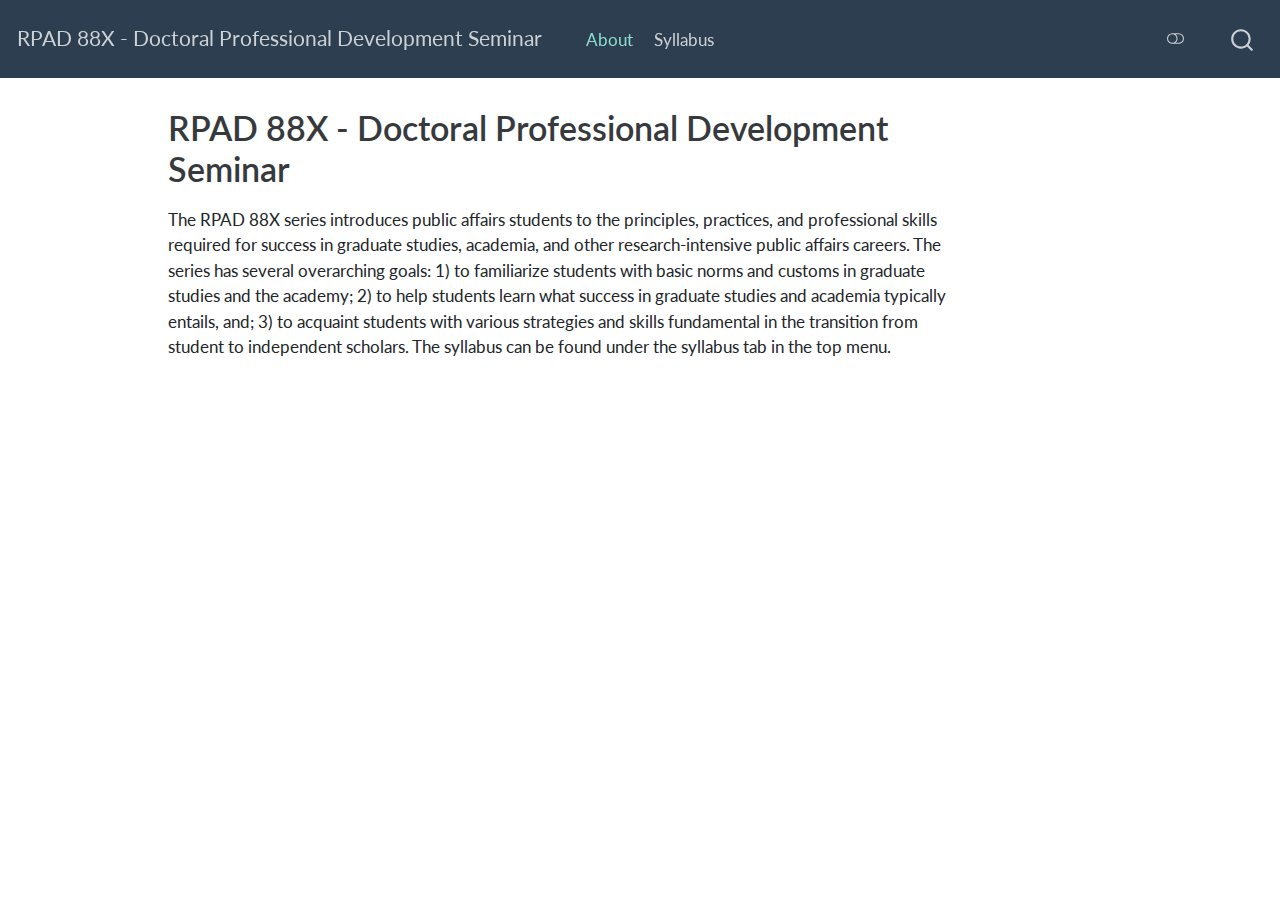
<file: docs/index.html>
<!DOCTYPE html>
<html xmlns="http://www.w3.org/1999/xhtml" lang="en" xml:lang="en"><head>

<meta charset="utf-8">
<meta name="generator" content="quarto-1.1.251">

<meta name="viewport" content="width=device-width, initial-scale=1.0, user-scalable=yes">


<title>RPAD 88X - Doctoral Professional Development Seminar</title>
<style>
code{white-space: pre-wrap;}
span.smallcaps{font-variant: small-caps;}
div.columns{display: flex; gap: min(4vw, 1.5em);}
div.column{flex: auto; overflow-x: auto;}
div.hanging-indent{margin-left: 1.5em; text-indent: -1.5em;}
ul.task-list{list-style: none;}
ul.task-list li input[type="checkbox"] {
  width: 0.8em;
  margin: 0 0.8em 0.2em -1.6em;
  vertical-align: middle;
}
</style>


<script src="site_libs/quarto-nav/quarto-nav.js"></script>
<script src="site_libs/quarto-nav/headroom.min.js"></script>
<script src="site_libs/clipboard/clipboard.min.js"></script>
<script src="site_libs/quarto-search/autocomplete.umd.js"></script>
<script src="site_libs/quarto-search/fuse.min.js"></script>
<script src="site_libs/quarto-search/quarto-search.js"></script>
<meta name="quarto:offset" content="./">
<script src="site_libs/quarto-html/quarto.js"></script>
<script src="site_libs/quarto-html/popper.min.js"></script>
<script src="site_libs/quarto-html/tippy.umd.min.js"></script>
<script src="site_libs/quarto-html/anchor.min.js"></script>
<link href="site_libs/quarto-html/tippy.css" rel="stylesheet">
<link href="site_libs/quarto-html/quarto-syntax-highlighting.css" rel="stylesheet" class="quarto-color-scheme" id="quarto-text-highlighting-styles">
<link href="site_libs/quarto-html/quarto-syntax-highlighting-dark.css" rel="prefetch" class="quarto-color-scheme quarto-color-alternate" id="quarto-text-highlighting-styles">
<script src="site_libs/bootstrap/bootstrap.min.js"></script>
<link href="site_libs/bootstrap/bootstrap-icons.css" rel="stylesheet">
<link href="site_libs/bootstrap/bootstrap.min.css" rel="stylesheet" class="quarto-color-scheme" id="quarto-bootstrap" data-mode="light">
<link href="site_libs/bootstrap/bootstrap-dark.min.css" rel="prefetch" class="quarto-color-scheme quarto-color-alternate" id="quarto-bootstrap" data-mode="dark">
<script id="quarto-search-options" type="application/json">{
  "location": "navbar",
  "copy-button": false,
  "collapse-after": 3,
  "panel-placement": "end",
  "type": "overlay",
  "limit": 20,
  "language": {
    "search-no-results-text": "No results",
    "search-matching-documents-text": "matching documents",
    "search-copy-link-title": "Copy link to search",
    "search-hide-matches-text": "Hide additional matches",
    "search-more-match-text": "more match in this document",
    "search-more-matches-text": "more matches in this document",
    "search-clear-button-title": "Clear",
    "search-detached-cancel-button-title": "Cancel",
    "search-submit-button-title": "Submit"
  }
}</script>


<link rel="stylesheet" href="styles.css">
</head>

<body class="nav-fixed">

<div id="quarto-search-results"></div>
  <header id="quarto-header" class="headroom fixed-top">
    <nav class="navbar navbar-expand-lg navbar-dark ">
      <div class="navbar-container container-fluid">
      <div class="navbar-brand-container">
    <a class="navbar-brand" href="./index.html">
    <span class="navbar-title">RPAD 88X - Doctoral Professional Development Seminar</span>
    </a>
  </div>
          <button class="navbar-toggler" type="button" data-bs-toggle="collapse" data-bs-target="#navbarCollapse" aria-controls="navbarCollapse" aria-expanded="false" aria-label="Toggle navigation" onclick="if (window.quartoToggleHeadroom) { window.quartoToggleHeadroom(); }">
  <span class="navbar-toggler-icon"></span>
</button>
          <div class="collapse navbar-collapse" id="navbarCollapse">
            <ul class="navbar-nav navbar-nav-scroll me-auto">
  <li class="nav-item">
    <a class="nav-link active" href="./index.html" aria-current="page">About</a>
  </li>  
  <li class="nav-item">
    <a class="nav-link" href="./syllabus88x.html">Syllabus</a>
  </li>  
</ul>
              <div class="quarto-toggle-container">
                  <a href="" class="quarto-color-scheme-toggle nav-link" onclick="window.quartoToggleColorScheme(); return false;" title="Toggle dark mode"><i class="bi"></i></a>
              </div>
              <div id="quarto-search" class="" title="Search"></div>
          </div> <!-- /navcollapse -->
      </div> <!-- /container-fluid -->
    </nav>
</header>
<!-- content -->
<div id="quarto-content" class="quarto-container page-columns page-rows-contents page-layout-article page-navbar">
<!-- sidebar -->
<!-- margin-sidebar -->
    <div id="quarto-margin-sidebar" class="sidebar margin-sidebar">
        
    </div>
<!-- main -->
<main class="content" id="quarto-document-content">

<header id="title-block-header" class="quarto-title-block default">
<div class="quarto-title">
<h1 class="title">RPAD 88X - Doctoral Professional Development Seminar</h1>
</div>



<div class="quarto-title-meta">

    
    
  </div>
  

</header>

<p>The RPAD 88X series introduces public affairs students to the principles, practices, and professional skills required for success in graduate studies, academia, and other research-intensive public affairs careers. The series has several overarching goals: 1) to familiarize students with basic norms and customs in graduate studies and the academy; 2) to help students learn what success in graduate studies and academia typically entails, and; 3) to acquaint students with various strategies and skills fundamental in the transition from student to independent scholars. The syllabus can be found under the syllabus tab in the top menu.</p>



</main> <!-- /main -->
<script id="quarto-html-after-body" type="application/javascript">
window.document.addEventListener("DOMContentLoaded", function (event) {
  const toggleBodyColorMode = (bsSheetEl) => {
    const mode = bsSheetEl.getAttribute("data-mode");
    const bodyEl = window.document.querySelector("body");
    if (mode === "dark") {
      bodyEl.classList.add("quarto-dark");
      bodyEl.classList.remove("quarto-light");
    } else {
      bodyEl.classList.add("quarto-light");
      bodyEl.classList.remove("quarto-dark");
    }
  }
  const toggleBodyColorPrimary = () => {
    const bsSheetEl = window.document.querySelector("link#quarto-bootstrap");
    if (bsSheetEl) {
      toggleBodyColorMode(bsSheetEl);
    }
  }
  toggleBodyColorPrimary();  
  const disableStylesheet = (stylesheets) => {
    for (let i=0; i < stylesheets.length; i++) {
      const stylesheet = stylesheets[i];
      stylesheet.rel = 'prefetch';
    }
  }
  const enableStylesheet = (stylesheets) => {
    for (let i=0; i < stylesheets.length; i++) {
      const stylesheet = stylesheets[i];
      stylesheet.rel = 'stylesheet';
    }
  }
  const manageTransitions = (selector, allowTransitions) => {
    const els = window.document.querySelectorAll(selector);
    for (let i=0; i < els.length; i++) {
      const el = els[i];
      if (allowTransitions) {
        el.classList.remove('notransition');
      } else {
        el.classList.add('notransition');
      }
    }
  }
  const toggleColorMode = (alternate) => {
    // Switch the stylesheets
    const alternateStylesheets = window.document.querySelectorAll('link.quarto-color-scheme.quarto-color-alternate');
    manageTransitions('#quarto-margin-sidebar .nav-link', false);
    if (alternate) {
      enableStylesheet(alternateStylesheets);
      for (const sheetNode of alternateStylesheets) {
        if (sheetNode.id === "quarto-bootstrap") {
          toggleBodyColorMode(sheetNode);
        }
      }
    } else {
      disableStylesheet(alternateStylesheets);
      toggleBodyColorPrimary();
    }
    manageTransitions('#quarto-margin-sidebar .nav-link', true);
    // Switch the toggles
    const toggles = window.document.querySelectorAll('.quarto-color-scheme-toggle');
    for (let i=0; i < toggles.length; i++) {
      const toggle = toggles[i];
      if (toggle) {
        if (alternate) {
          toggle.classList.add("alternate");     
        } else {
          toggle.classList.remove("alternate");
        }
      }
    }
    // Hack to workaround the fact that safari doesn't
    // properly recolor the scrollbar when toggling (#1455)
    if (navigator.userAgent.indexOf('Safari') > 0 && navigator.userAgent.indexOf('Chrome') == -1) {
      manageTransitions("body", false);
      window.scrollTo(0, 1);
      setTimeout(() => {
        window.scrollTo(0, 0);
        manageTransitions("body", true);
      }, 40);  
    }
  }
  const isFileUrl = () => { 
    return window.location.protocol === 'file:';
  }
  const hasAlternateSentinel = () => {  
    let styleSentinel = getColorSchemeSentinel();
    if (styleSentinel !== null) {
      return styleSentinel === "alternate";
    } else {
      return false;
    }
  }
  const setStyleSentinel = (alternate) => {
    const value = alternate ? "alternate" : "default";
    if (!isFileUrl()) {
      window.localStorage.setItem("quarto-color-scheme", value);
    } else {
      localAlternateSentinel = value;
    }
  }
  const getColorSchemeSentinel = () => {
    if (!isFileUrl()) {
      const storageValue = window.localStorage.getItem("quarto-color-scheme");
      return storageValue != null ? storageValue : localAlternateSentinel;
    } else {
      return localAlternateSentinel;
    }
  }
  let localAlternateSentinel = 'default';
  // Dark / light mode switch
  window.quartoToggleColorScheme = () => {
    // Read the current dark / light value 
    let toAlternate = !hasAlternateSentinel();
    toggleColorMode(toAlternate);
    setStyleSentinel(toAlternate);
  };
  // Ensure there is a toggle, if there isn't float one in the top right
  if (window.document.querySelector('.quarto-color-scheme-toggle') === null) {
    const a = window.document.createElement('a');
    a.classList.add('top-right');
    a.classList.add('quarto-color-scheme-toggle');
    a.href = "";
    a.onclick = function() { try { window.quartoToggleColorScheme(); } catch {} return false; };
    const i = window.document.createElement("i");
    i.classList.add('bi');
    a.appendChild(i);
    window.document.body.appendChild(a);
  }
  // Switch to dark mode if need be
  if (hasAlternateSentinel()) {
    toggleColorMode(true);
  } 
  const icon = "";
  const anchorJS = new window.AnchorJS();
  anchorJS.options = {
    placement: 'right',
    icon: icon
  };
  anchorJS.add('.anchored');
  const clipboard = new window.ClipboardJS('.code-copy-button', {
    target: function(trigger) {
      return trigger.previousElementSibling;
    }
  });
  clipboard.on('success', function(e) {
    // button target
    const button = e.trigger;
    // don't keep focus
    button.blur();
    // flash "checked"
    button.classList.add('code-copy-button-checked');
    var currentTitle = button.getAttribute("title");
    button.setAttribute("title", "Copied!");
    setTimeout(function() {
      button.setAttribute("title", currentTitle);
      button.classList.remove('code-copy-button-checked');
    }, 1000);
    // clear code selection
    e.clearSelection();
  });
  function tippyHover(el, contentFn) {
    const config = {
      allowHTML: true,
      content: contentFn,
      maxWidth: 500,
      delay: 100,
      arrow: false,
      appendTo: function(el) {
          return el.parentElement;
      },
      interactive: true,
      interactiveBorder: 10,
      theme: 'quarto',
      placement: 'bottom-start'
    };
    window.tippy(el, config); 
  }
  const noterefs = window.document.querySelectorAll('a[role="doc-noteref"]');
  for (var i=0; i<noterefs.length; i++) {
    const ref = noterefs[i];
    tippyHover(ref, function() {
      // use id or data attribute instead here
      let href = ref.getAttribute('data-footnote-href') || ref.getAttribute('href');
      try { href = new URL(href).hash; } catch {}
      const id = href.replace(/^#\/?/, "");
      const note = window.document.getElementById(id);
      return note.innerHTML;
    });
  }
  var bibliorefs = window.document.querySelectorAll('a[role="doc-biblioref"]');
  for (var i=0; i<bibliorefs.length; i++) {
    const ref = bibliorefs[i];
    const cites = ref.parentNode.getAttribute('data-cites').split(' ');
    tippyHover(ref, function() {
      var popup = window.document.createElement('div');
      cites.forEach(function(cite) {
        var citeDiv = window.document.createElement('div');
        citeDiv.classList.add('hanging-indent');
        citeDiv.classList.add('csl-entry');
        var biblioDiv = window.document.getElementById('ref-' + cite);
        if (biblioDiv) {
          citeDiv.innerHTML = biblioDiv.innerHTML;
        }
        popup.appendChild(citeDiv);
      });
      return popup.innerHTML;
    });
  }
});
</script>
</div> <!-- /content -->



</body></html>
</file>
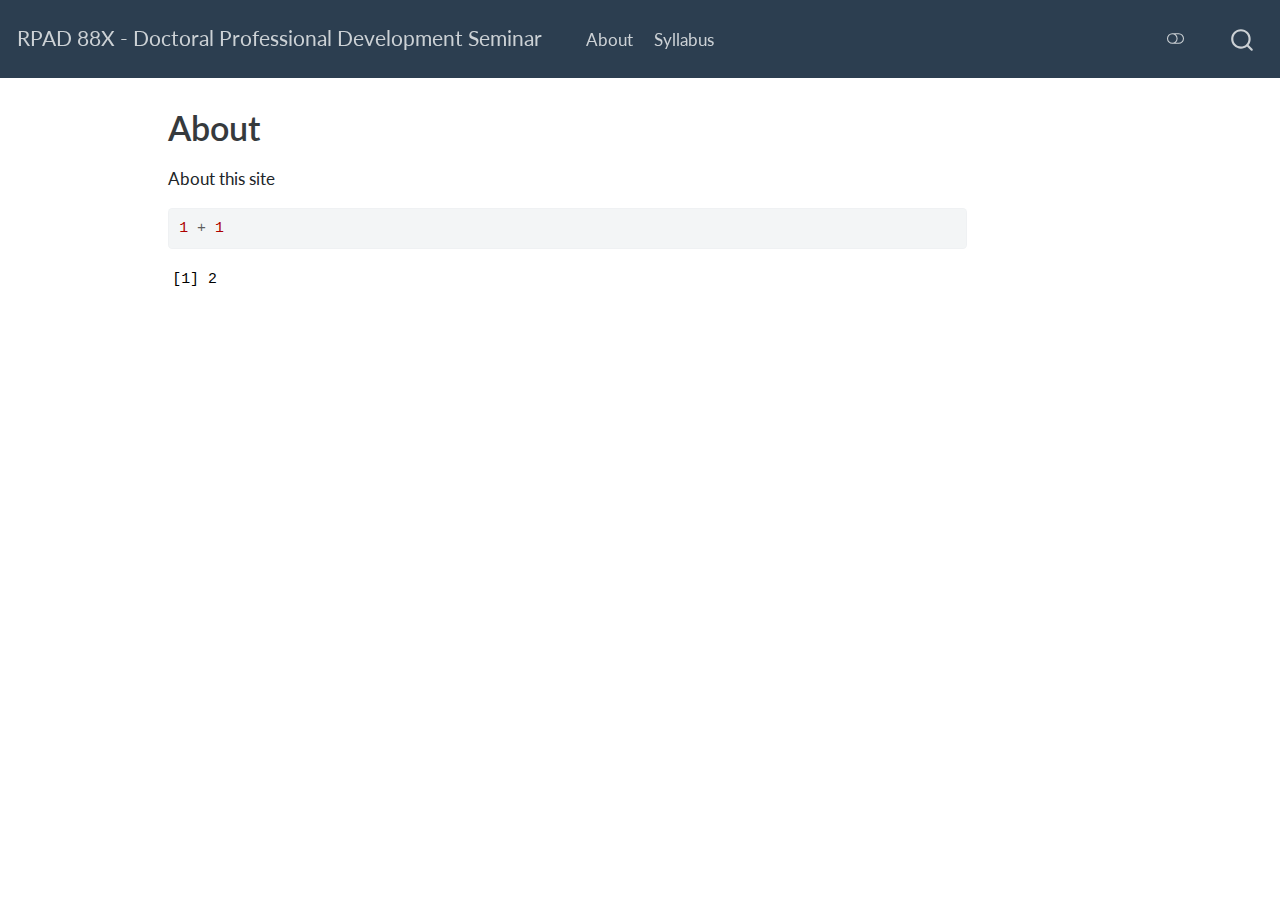
<file: docs/about.html>
<!DOCTYPE html>
<html xmlns="http://www.w3.org/1999/xhtml" lang="en" xml:lang="en"><head>

<meta charset="utf-8">
<meta name="generator" content="quarto-1.1.251">

<meta name="viewport" content="width=device-width, initial-scale=1.0, user-scalable=yes">


<title>RPAD 88X - Doctoral Professional Development Seminar - About</title>
<style>
code{white-space: pre-wrap;}
span.smallcaps{font-variant: small-caps;}
div.columns{display: flex; gap: min(4vw, 1.5em);}
div.column{flex: auto; overflow-x: auto;}
div.hanging-indent{margin-left: 1.5em; text-indent: -1.5em;}
ul.task-list{list-style: none;}
ul.task-list li input[type="checkbox"] {
  width: 0.8em;
  margin: 0 0.8em 0.2em -1.6em;
  vertical-align: middle;
}
pre > code.sourceCode { white-space: pre; position: relative; }
pre > code.sourceCode > span { display: inline-block; line-height: 1.25; }
pre > code.sourceCode > span:empty { height: 1.2em; }
.sourceCode { overflow: visible; }
code.sourceCode > span { color: inherit; text-decoration: inherit; }
div.sourceCode { margin: 1em 0; }
pre.sourceCode { margin: 0; }
@media screen {
div.sourceCode { overflow: auto; }
}
@media print {
pre > code.sourceCode { white-space: pre-wrap; }
pre > code.sourceCode > span { text-indent: -5em; padding-left: 5em; }
}
pre.numberSource code
  { counter-reset: source-line 0; }
pre.numberSource code > span
  { position: relative; left: -4em; counter-increment: source-line; }
pre.numberSource code > span > a:first-child::before
  { content: counter(source-line);
    position: relative; left: -1em; text-align: right; vertical-align: baseline;
    border: none; display: inline-block;
    -webkit-touch-callout: none; -webkit-user-select: none;
    -khtml-user-select: none; -moz-user-select: none;
    -ms-user-select: none; user-select: none;
    padding: 0 4px; width: 4em;
    color: #aaaaaa;
  }
pre.numberSource { margin-left: 3em; border-left: 1px solid #aaaaaa;  padding-left: 4px; }
div.sourceCode
  {   }
@media screen {
pre > code.sourceCode > span > a:first-child::before { text-decoration: underline; }
}
code span.al { color: #ff0000; font-weight: bold; } /* Alert */
code span.an { color: #60a0b0; font-weight: bold; font-style: italic; } /* Annotation */
code span.at { color: #7d9029; } /* Attribute */
code span.bn { color: #40a070; } /* BaseN */
code span.bu { color: #008000; } /* BuiltIn */
code span.cf { color: #007020; font-weight: bold; } /* ControlFlow */
code span.ch { color: #4070a0; } /* Char */
code span.cn { color: #880000; } /* Constant */
code span.co { color: #60a0b0; font-style: italic; } /* Comment */
code span.cv { color: #60a0b0; font-weight: bold; font-style: italic; } /* CommentVar */
code span.do { color: #ba2121; font-style: italic; } /* Documentation */
code span.dt { color: #902000; } /* DataType */
code span.dv { color: #40a070; } /* DecVal */
code span.er { color: #ff0000; font-weight: bold; } /* Error */
code span.ex { } /* Extension */
code span.fl { color: #40a070; } /* Float */
code span.fu { color: #06287e; } /* Function */
code span.im { color: #008000; font-weight: bold; } /* Import */
code span.in { color: #60a0b0; font-weight: bold; font-style: italic; } /* Information */
code span.kw { color: #007020; font-weight: bold; } /* Keyword */
code span.op { color: #666666; } /* Operator */
code span.ot { color: #007020; } /* Other */
code span.pp { color: #bc7a00; } /* Preprocessor */
code span.sc { color: #4070a0; } /* SpecialChar */
code span.ss { color: #bb6688; } /* SpecialString */
code span.st { color: #4070a0; } /* String */
code span.va { color: #19177c; } /* Variable */
code span.vs { color: #4070a0; } /* VerbatimString */
code span.wa { color: #60a0b0; font-weight: bold; font-style: italic; } /* Warning */
</style>


<script src="site_libs/quarto-nav/quarto-nav.js"></script>
<script src="site_libs/quarto-nav/headroom.min.js"></script>
<script src="site_libs/clipboard/clipboard.min.js"></script>
<script src="site_libs/quarto-search/autocomplete.umd.js"></script>
<script src="site_libs/quarto-search/fuse.min.js"></script>
<script src="site_libs/quarto-search/quarto-search.js"></script>
<meta name="quarto:offset" content="./">
<script src="site_libs/quarto-html/quarto.js"></script>
<script src="site_libs/quarto-html/popper.min.js"></script>
<script src="site_libs/quarto-html/tippy.umd.min.js"></script>
<script src="site_libs/quarto-html/anchor.min.js"></script>
<link href="site_libs/quarto-html/tippy.css" rel="stylesheet">
<link href="site_libs/quarto-html/quarto-syntax-highlighting.css" rel="stylesheet" class="quarto-color-scheme" id="quarto-text-highlighting-styles">
<link href="site_libs/quarto-html/quarto-syntax-highlighting-dark.css" rel="prefetch" class="quarto-color-scheme quarto-color-alternate" id="quarto-text-highlighting-styles">
<script src="site_libs/bootstrap/bootstrap.min.js"></script>
<link href="site_libs/bootstrap/bootstrap-icons.css" rel="stylesheet">
<link href="site_libs/bootstrap/bootstrap.min.css" rel="stylesheet" class="quarto-color-scheme" id="quarto-bootstrap" data-mode="light">
<link href="site_libs/bootstrap/bootstrap-dark.min.css" rel="prefetch" class="quarto-color-scheme quarto-color-alternate" id="quarto-bootstrap" data-mode="dark">
<script id="quarto-search-options" type="application/json">{
  "location": "navbar",
  "copy-button": false,
  "collapse-after": 3,
  "panel-placement": "end",
  "type": "overlay",
  "limit": 20,
  "language": {
    "search-no-results-text": "No results",
    "search-matching-documents-text": "matching documents",
    "search-copy-link-title": "Copy link to search",
    "search-hide-matches-text": "Hide additional matches",
    "search-more-match-text": "more match in this document",
    "search-more-matches-text": "more matches in this document",
    "search-clear-button-title": "Clear",
    "search-detached-cancel-button-title": "Cancel",
    "search-submit-button-title": "Submit"
  }
}</script>


<link rel="stylesheet" href="styles.css">
</head>

<body class="nav-fixed">

<div id="quarto-search-results"></div>
  <header id="quarto-header" class="headroom fixed-top">
    <nav class="navbar navbar-expand-lg navbar-dark ">
      <div class="navbar-container container-fluid">
      <div class="navbar-brand-container">
    <a class="navbar-brand" href="./index.html">
    <span class="navbar-title">RPAD 88X - Doctoral Professional Development Seminar</span>
    </a>
  </div>
          <button class="navbar-toggler" type="button" data-bs-toggle="collapse" data-bs-target="#navbarCollapse" aria-controls="navbarCollapse" aria-expanded="false" aria-label="Toggle navigation" onclick="if (window.quartoToggleHeadroom) { window.quartoToggleHeadroom(); }">
  <span class="navbar-toggler-icon"></span>
</button>
          <div class="collapse navbar-collapse" id="navbarCollapse">
            <ul class="navbar-nav navbar-nav-scroll me-auto">
  <li class="nav-item">
    <a class="nav-link" href="./index.html">About</a>
  </li>  
  <li class="nav-item">
    <a class="nav-link" href="./syllabus88x.html">Syllabus</a>
  </li>  
</ul>
              <div class="quarto-toggle-container">
                  <a href="" class="quarto-color-scheme-toggle nav-link" onclick="window.quartoToggleColorScheme(); return false;" title="Toggle dark mode"><i class="bi"></i></a>
              </div>
              <div id="quarto-search" class="" title="Search"></div>
          </div> <!-- /navcollapse -->
      </div> <!-- /container-fluid -->
    </nav>
</header>
<!-- content -->
<div id="quarto-content" class="quarto-container page-columns page-rows-contents page-layout-article page-navbar">
<!-- sidebar -->
<!-- margin-sidebar -->
    <div id="quarto-margin-sidebar" class="sidebar margin-sidebar">
        
    </div>
<!-- main -->
<main class="content" id="quarto-document-content">

<header id="title-block-header" class="quarto-title-block default">
<div class="quarto-title">
<h1 class="title">About</h1>
</div>



<div class="quarto-title-meta">

    
    
  </div>
  

</header>

<p>About this site</p>
<div class="cell">
<div class="sourceCode cell-code" id="cb1"><pre class="sourceCode r code-with-copy"><code class="sourceCode r"><span id="cb1-1"><a href="#cb1-1" aria-hidden="true" tabindex="-1"></a><span class="dv">1</span> <span class="sc">+</span> <span class="dv">1</span></span></code><button title="Copy to Clipboard" class="code-copy-button"><i class="bi"></i></button></pre></div>
<div class="cell-output cell-output-stdout">
<pre><code>[1] 2</code></pre>
</div>
</div>



</main> <!-- /main -->
<script id="quarto-html-after-body" type="application/javascript">
window.document.addEventListener("DOMContentLoaded", function (event) {
  const toggleBodyColorMode = (bsSheetEl) => {
    const mode = bsSheetEl.getAttribute("data-mode");
    const bodyEl = window.document.querySelector("body");
    if (mode === "dark") {
      bodyEl.classList.add("quarto-dark");
      bodyEl.classList.remove("quarto-light");
    } else {
      bodyEl.classList.add("quarto-light");
      bodyEl.classList.remove("quarto-dark");
    }
  }
  const toggleBodyColorPrimary = () => {
    const bsSheetEl = window.document.querySelector("link#quarto-bootstrap");
    if (bsSheetEl) {
      toggleBodyColorMode(bsSheetEl);
    }
  }
  toggleBodyColorPrimary();  
  const disableStylesheet = (stylesheets) => {
    for (let i=0; i < stylesheets.length; i++) {
      const stylesheet = stylesheets[i];
      stylesheet.rel = 'prefetch';
    }
  }
  const enableStylesheet = (stylesheets) => {
    for (let i=0; i < stylesheets.length; i++) {
      const stylesheet = stylesheets[i];
      stylesheet.rel = 'stylesheet';
    }
  }
  const manageTransitions = (selector, allowTransitions) => {
    const els = window.document.querySelectorAll(selector);
    for (let i=0; i < els.length; i++) {
      const el = els[i];
      if (allowTransitions) {
        el.classList.remove('notransition');
      } else {
        el.classList.add('notransition');
      }
    }
  }
  const toggleColorMode = (alternate) => {
    // Switch the stylesheets
    const alternateStylesheets = window.document.querySelectorAll('link.quarto-color-scheme.quarto-color-alternate');
    manageTransitions('#quarto-margin-sidebar .nav-link', false);
    if (alternate) {
      enableStylesheet(alternateStylesheets);
      for (const sheetNode of alternateStylesheets) {
        if (sheetNode.id === "quarto-bootstrap") {
          toggleBodyColorMode(sheetNode);
        }
      }
    } else {
      disableStylesheet(alternateStylesheets);
      toggleBodyColorPrimary();
    }
    manageTransitions('#quarto-margin-sidebar .nav-link', true);
    // Switch the toggles
    const toggles = window.document.querySelectorAll('.quarto-color-scheme-toggle');
    for (let i=0; i < toggles.length; i++) {
      const toggle = toggles[i];
      if (toggle) {
        if (alternate) {
          toggle.classList.add("alternate");     
        } else {
          toggle.classList.remove("alternate");
        }
      }
    }
    // Hack to workaround the fact that safari doesn't
    // properly recolor the scrollbar when toggling (#1455)
    if (navigator.userAgent.indexOf('Safari') > 0 && navigator.userAgent.indexOf('Chrome') == -1) {
      manageTransitions("body", false);
      window.scrollTo(0, 1);
      setTimeout(() => {
        window.scrollTo(0, 0);
        manageTransitions("body", true);
      }, 40);  
    }
  }
  const isFileUrl = () => { 
    return window.location.protocol === 'file:';
  }
  const hasAlternateSentinel = () => {  
    let styleSentinel = getColorSchemeSentinel();
    if (styleSentinel !== null) {
      return styleSentinel === "alternate";
    } else {
      return false;
    }
  }
  const setStyleSentinel = (alternate) => {
    const value = alternate ? "alternate" : "default";
    if (!isFileUrl()) {
      window.localStorage.setItem("quarto-color-scheme", value);
    } else {
      localAlternateSentinel = value;
    }
  }
  const getColorSchemeSentinel = () => {
    if (!isFileUrl()) {
      const storageValue = window.localStorage.getItem("quarto-color-scheme");
      return storageValue != null ? storageValue : localAlternateSentinel;
    } else {
      return localAlternateSentinel;
    }
  }
  let localAlternateSentinel = 'default';
  // Dark / light mode switch
  window.quartoToggleColorScheme = () => {
    // Read the current dark / light value 
    let toAlternate = !hasAlternateSentinel();
    toggleColorMode(toAlternate);
    setStyleSentinel(toAlternate);
  };
  // Ensure there is a toggle, if there isn't float one in the top right
  if (window.document.querySelector('.quarto-color-scheme-toggle') === null) {
    const a = window.document.createElement('a');
    a.classList.add('top-right');
    a.classList.add('quarto-color-scheme-toggle');
    a.href = "";
    a.onclick = function() { try { window.quartoToggleColorScheme(); } catch {} return false; };
    const i = window.document.createElement("i");
    i.classList.add('bi');
    a.appendChild(i);
    window.document.body.appendChild(a);
  }
  // Switch to dark mode if need be
  if (hasAlternateSentinel()) {
    toggleColorMode(true);
  } 
  const icon = "";
  const anchorJS = new window.AnchorJS();
  anchorJS.options = {
    placement: 'right',
    icon: icon
  };
  anchorJS.add('.anchored');
  const clipboard = new window.ClipboardJS('.code-copy-button', {
    target: function(trigger) {
      return trigger.previousElementSibling;
    }
  });
  clipboard.on('success', function(e) {
    // button target
    const button = e.trigger;
    // don't keep focus
    button.blur();
    // flash "checked"
    button.classList.add('code-copy-button-checked');
    var currentTitle = button.getAttribute("title");
    button.setAttribute("title", "Copied!");
    setTimeout(function() {
      button.setAttribute("title", currentTitle);
      button.classList.remove('code-copy-button-checked');
    }, 1000);
    // clear code selection
    e.clearSelection();
  });
  function tippyHover(el, contentFn) {
    const config = {
      allowHTML: true,
      content: contentFn,
      maxWidth: 500,
      delay: 100,
      arrow: false,
      appendTo: function(el) {
          return el.parentElement;
      },
      interactive: true,
      interactiveBorder: 10,
      theme: 'quarto',
      placement: 'bottom-start'
    };
    window.tippy(el, config); 
  }
  const noterefs = window.document.querySelectorAll('a[role="doc-noteref"]');
  for (var i=0; i<noterefs.length; i++) {
    const ref = noterefs[i];
    tippyHover(ref, function() {
      // use id or data attribute instead here
      let href = ref.getAttribute('data-footnote-href') || ref.getAttribute('href');
      try { href = new URL(href).hash; } catch {}
      const id = href.replace(/^#\/?/, "");
      const note = window.document.getElementById(id);
      return note.innerHTML;
    });
  }
  var bibliorefs = window.document.querySelectorAll('a[role="doc-biblioref"]');
  for (var i=0; i<bibliorefs.length; i++) {
    const ref = bibliorefs[i];
    const cites = ref.parentNode.getAttribute('data-cites').split(' ');
    tippyHover(ref, function() {
      var popup = window.document.createElement('div');
      cites.forEach(function(cite) {
        var citeDiv = window.document.createElement('div');
        citeDiv.classList.add('hanging-indent');
        citeDiv.classList.add('csl-entry');
        var biblioDiv = window.document.getElementById('ref-' + cite);
        if (biblioDiv) {
          citeDiv.innerHTML = biblioDiv.innerHTML;
        }
        popup.appendChild(citeDiv);
      });
      return popup.innerHTML;
    });
  }
});
</script>
</div> <!-- /content -->



</body></html>
</file>
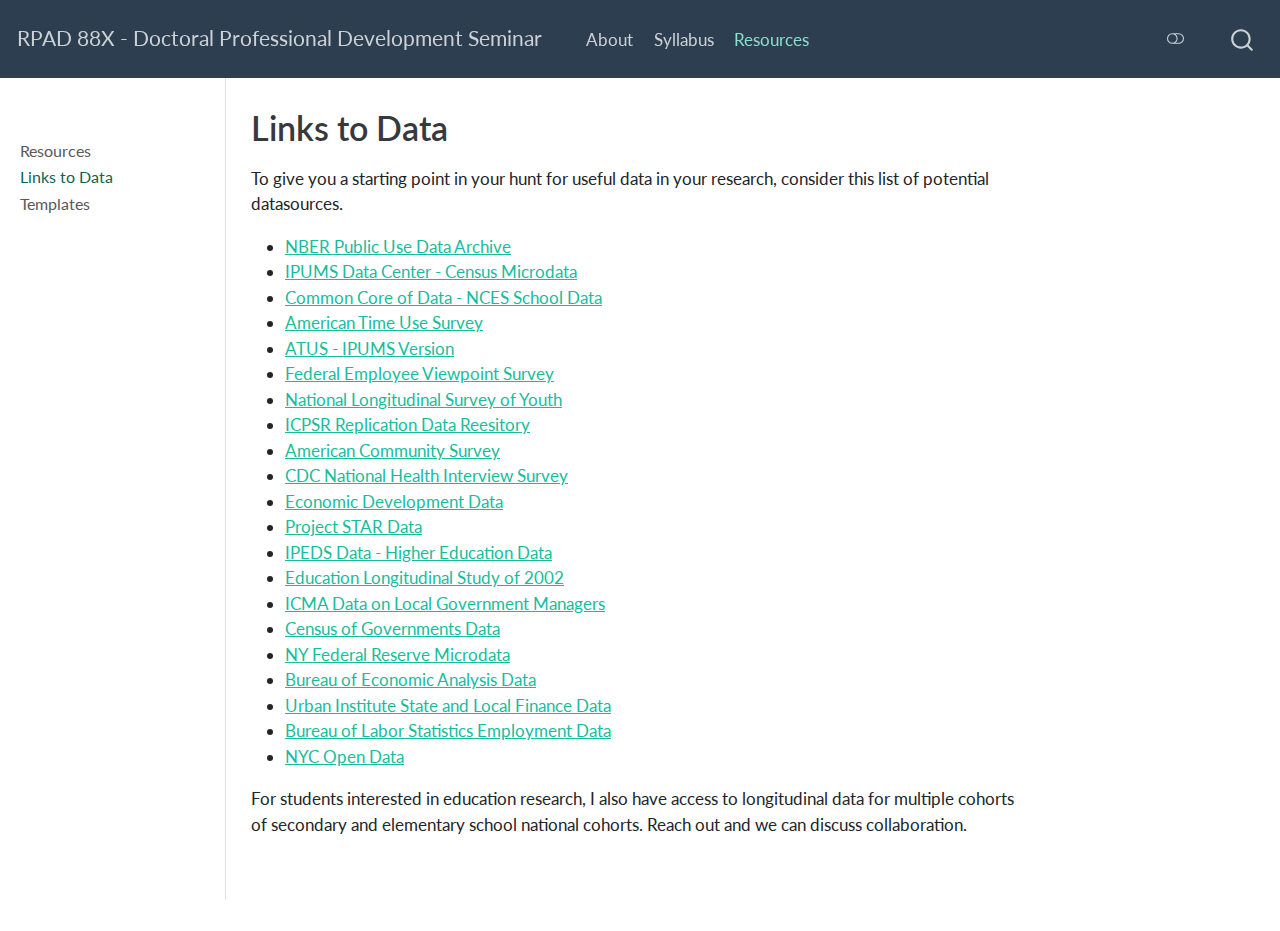
<file: docs/data.html>
<!DOCTYPE html>
<html xmlns="http://www.w3.org/1999/xhtml" lang="en" xml:lang="en"><head>

<meta charset="utf-8">
<meta name="generator" content="quarto-1.2.269">

<meta name="viewport" content="width=device-width, initial-scale=1.0, user-scalable=yes">


<title>RPAD 88X - Doctoral Professional Development Seminar - Links to Data</title>
<style>
code{white-space: pre-wrap;}
span.smallcaps{font-variant: small-caps;}
div.columns{display: flex; gap: min(4vw, 1.5em);}
div.column{flex: auto; overflow-x: auto;}
div.hanging-indent{margin-left: 1.5em; text-indent: -1.5em;}
ul.task-list{list-style: none;}
ul.task-list li input[type="checkbox"] {
  width: 0.8em;
  margin: 0 0.8em 0.2em -1.6em;
  vertical-align: middle;
}
</style>


<script src="site_libs/quarto-nav/quarto-nav.js"></script>
<script src="site_libs/quarto-nav/headroom.min.js"></script>
<script src="site_libs/clipboard/clipboard.min.js"></script>
<script src="site_libs/quarto-search/autocomplete.umd.js"></script>
<script src="site_libs/quarto-search/fuse.min.js"></script>
<script src="site_libs/quarto-search/quarto-search.js"></script>
<meta name="quarto:offset" content="./">
<script src="site_libs/quarto-html/quarto.js"></script>
<script src="site_libs/quarto-html/popper.min.js"></script>
<script src="site_libs/quarto-html/tippy.umd.min.js"></script>
<script src="site_libs/quarto-html/anchor.min.js"></script>
<link href="site_libs/quarto-html/tippy.css" rel="stylesheet">
<link href="site_libs/quarto-html/quarto-syntax-highlighting.css" rel="stylesheet" class="quarto-color-scheme" id="quarto-text-highlighting-styles">
<link href="site_libs/quarto-html/quarto-syntax-highlighting-dark.css" rel="prefetch" class="quarto-color-scheme quarto-color-alternate" id="quarto-text-highlighting-styles">
<script src="site_libs/bootstrap/bootstrap.min.js"></script>
<link href="site_libs/bootstrap/bootstrap-icons.css" rel="stylesheet">
<link href="site_libs/bootstrap/bootstrap.min.css" rel="stylesheet" class="quarto-color-scheme" id="quarto-bootstrap" data-mode="light">
<link href="site_libs/bootstrap/bootstrap-dark.min.css" rel="prefetch" class="quarto-color-scheme quarto-color-alternate" id="quarto-bootstrap" data-mode="dark">
<script id="quarto-search-options" type="application/json">{
  "location": "navbar",
  "copy-button": false,
  "collapse-after": 3,
  "panel-placement": "end",
  "type": "overlay",
  "limit": 20,
  "language": {
    "search-no-results-text": "No results",
    "search-matching-documents-text": "matching documents",
    "search-copy-link-title": "Copy link to search",
    "search-hide-matches-text": "Hide additional matches",
    "search-more-match-text": "more match in this document",
    "search-more-matches-text": "more matches in this document",
    "search-clear-button-title": "Clear",
    "search-detached-cancel-button-title": "Cancel",
    "search-submit-button-title": "Submit"
  }
}</script>


<link rel="stylesheet" href="styles.css">
</head>

<body class="nav-sidebar docked nav-fixed">

<div id="quarto-search-results"></div>
  <header id="quarto-header" class="headroom fixed-top">
    <nav class="navbar navbar-expand-lg navbar-dark ">
      <div class="navbar-container container-fluid">
      <div class="navbar-brand-container">
    <a class="navbar-brand" href="./index.html">
    <span class="navbar-title">RPAD 88X - Doctoral Professional Development Seminar</span>
    </a>
  </div>
          <button class="navbar-toggler" type="button" data-bs-toggle="collapse" data-bs-target="#navbarCollapse" aria-controls="navbarCollapse" aria-expanded="false" aria-label="Toggle navigation" onclick="if (window.quartoToggleHeadroom) { window.quartoToggleHeadroom(); }">
  <span class="navbar-toggler-icon"></span>
</button>
          <div class="collapse navbar-collapse" id="navbarCollapse">
            <ul class="navbar-nav navbar-nav-scroll me-auto">
  <li class="nav-item">
    <a class="nav-link" href="./index.html">
 <span class="menu-text">About</span></a>
  </li>  
  <li class="nav-item">
    <a class="nav-link" href="./syllabus88x.html">
 <span class="menu-text">Syllabus</span></a>
  </li>  
  <li class="nav-item">
    <a class="nav-link active" href="./resources.html" aria-current="page">
 <span class="menu-text">Resources</span></a>
  </li>  
</ul>
              <div class="quarto-toggle-container">
                  <a href="" class="quarto-color-scheme-toggle nav-link" onclick="window.quartoToggleColorScheme(); return false;" title="Toggle dark mode"><i class="bi"></i></a>
              </div>
              <div id="quarto-search" class="" title="Search"></div>
          </div> <!-- /navcollapse -->
      </div> <!-- /container-fluid -->
    </nav>
  <nav class="quarto-secondary-nav" data-bs-toggle="collapse" data-bs-target="#quarto-sidebar" aria-controls="quarto-sidebar" aria-expanded="false" aria-label="Toggle sidebar navigation" onclick="if (window.quartoToggleHeadroom) { window.quartoToggleHeadroom(); }">
    <div class="container-fluid d-flex justify-content-between">
      <h1 class="quarto-secondary-nav-title">Links to Data</h1>
      <button type="button" class="quarto-btn-toggle btn" aria-label="Show secondary navigation">
        <i class="bi bi-chevron-right"></i>
      </button>
    </div>
  </nav>
</header>
<!-- content -->
<div id="quarto-content" class="quarto-container page-columns page-rows-contents page-layout-article page-navbar">
<!-- sidebar -->
  <nav id="quarto-sidebar" class="sidebar collapse sidebar-navigation docked overflow-auto">
      <div class="mt-2 flex-shrink-0 align-items-center">
        <div class="sidebar-search">
        <div id="quarto-search" class="" title="Search"></div>
        </div>
      </div>
    <div class="sidebar-menu-container"> 
    <ul class="list-unstyled mt-1">
        <li class="sidebar-item">
  <div class="sidebar-item-container"> 
  <a href="./resources.html" class="sidebar-item-text sidebar-link">Resources</a>
  </div>
</li>
        <li class="sidebar-item">
  <div class="sidebar-item-container"> 
  <a href="./data.html" class="sidebar-item-text sidebar-link active">Links to Data</a>
  </div>
</li>
        <li class="sidebar-item">
  <div class="sidebar-item-container"> 
  <a href="./templates.html" class="sidebar-item-text sidebar-link">Templates</a>
  </div>
</li>
    </ul>
    </div>
</nav>
<!-- margin-sidebar -->
    <div id="quarto-margin-sidebar" class="sidebar margin-sidebar">
        
    </div>
<!-- main -->
<main class="content" id="quarto-document-content">

<header id="title-block-header" class="quarto-title-block default">
<div class="quarto-title">
<h1 class="title d-none d-lg-block">Links to Data</h1>
</div>



<div class="quarto-title-meta">

    
  
    
  </div>
  

</header>

<p>To give you a starting point in your hunt for useful data in your research, consider this list of potential datasources.</p>
<ul>
<li><a href="https://www.nber.org/research/data?page=1&amp;perPage=50">NBER Public Use Data Archive</a></li>
<li><a href="https://usa.ipums.org/usa/">IPUMS Data Center - Census Microdata</a></li>
<li><a href="https://nces.ed.gov/ccd/">Common Core of Data - NCES School Data</a></li>
<li><a href="https://www.bls.gov/tus/data.htm">American Time Use Survey</a></li>
<li><a href="https://www.atusdata.org/atus/">ATUS - IPUMS Version</a></li>
<li><a href="https://www.opm.gov/fevs/">Federal Employee Viewpoint Survey</a></li>
<li><a href="https://www.nlsinfo.org/investigator/pages/login">National Longitudinal Survey of Youth</a></li>
<li><a href="https://www.icpsr.umich.edu/web/pages/">ICPSR Replication Data Reesitory</a></li>
<li><a href="https://www.census.gov/programs-surveys/acs/data/summary-file.html">American Community Survey</a></li>
<li><a href="https://www.cdc.gov/nchs/surveys.htm">CDC National Health Interview Survey</a></li>
<li><a href="http://devecondata.blogspot.com/">Economic Development Data</a></li>
<li><a href="https://dataverse.harvard.edu/dataset.xhtml?persistentId=hdl:1902.1/10766">Project STAR Data</a></li>
<li><a href="https://nces.ed.gov/ipeds/use-the-data">IPEDS Data - Higher Education Data</a></li>
<li><a href="https://nces.ed.gov/surveys/els2002/avail_data.asp">Education Longitudinal Study of 2002</a></li>
<li><a href="https://icma.org/survey-research-datasets">ICMA Data on Local Government Managers</a></li>
<li><a href="https://www.census.gov/programs-surveys/cog/data.html">Census of Governments Data</a></li>
<li><a href="https://www.newyorkfed.org/microeconomics/databank.html">NY Federal Reserve Microdata</a></li>
<li><a href="https://www.bea.gov/data/by-place-states-territories">Bureau of Economic Analysis Data</a></li>
<li><a href="https://state-local-finance-data.taxpolicycenter.org/pages.cfm">Urban Institute State and Local Finance Data</a></li>
<li><a href="https://www.bls.gov/ces/data/home.htm">Bureau of Labor Statistics Employment Data</a></li>
<li><a href="https://opendata.cityofnewyork.us/data/">NYC Open Data</a></li>
</ul>
<p>For students interested in education research, I also have access to longitudinal data for multiple cohorts of secondary and elementary school national cohorts. Reach out and we can discuss collaboration.</p>



</main> <!-- /main -->
<script id="quarto-html-after-body" type="application/javascript">
window.document.addEventListener("DOMContentLoaded", function (event) {
  const toggleBodyColorMode = (bsSheetEl) => {
    const mode = bsSheetEl.getAttribute("data-mode");
    const bodyEl = window.document.querySelector("body");
    if (mode === "dark") {
      bodyEl.classList.add("quarto-dark");
      bodyEl.classList.remove("quarto-light");
    } else {
      bodyEl.classList.add("quarto-light");
      bodyEl.classList.remove("quarto-dark");
    }
  }
  const toggleBodyColorPrimary = () => {
    const bsSheetEl = window.document.querySelector("link#quarto-bootstrap");
    if (bsSheetEl) {
      toggleBodyColorMode(bsSheetEl);
    }
  }
  toggleBodyColorPrimary();  
  const disableStylesheet = (stylesheets) => {
    for (let i=0; i < stylesheets.length; i++) {
      const stylesheet = stylesheets[i];
      stylesheet.rel = 'prefetch';
    }
  }
  const enableStylesheet = (stylesheets) => {
    for (let i=0; i < stylesheets.length; i++) {
      const stylesheet = stylesheets[i];
      stylesheet.rel = 'stylesheet';
    }
  }
  const manageTransitions = (selector, allowTransitions) => {
    const els = window.document.querySelectorAll(selector);
    for (let i=0; i < els.length; i++) {
      const el = els[i];
      if (allowTransitions) {
        el.classList.remove('notransition');
      } else {
        el.classList.add('notransition');
      }
    }
  }
  const toggleColorMode = (alternate) => {
    // Switch the stylesheets
    const alternateStylesheets = window.document.querySelectorAll('link.quarto-color-scheme.quarto-color-alternate');
    manageTransitions('#quarto-margin-sidebar .nav-link', false);
    if (alternate) {
      enableStylesheet(alternateStylesheets);
      for (const sheetNode of alternateStylesheets) {
        if (sheetNode.id === "quarto-bootstrap") {
          toggleBodyColorMode(sheetNode);
        }
      }
    } else {
      disableStylesheet(alternateStylesheets);
      toggleBodyColorPrimary();
    }
    manageTransitions('#quarto-margin-sidebar .nav-link', true);
    // Switch the toggles
    const toggles = window.document.querySelectorAll('.quarto-color-scheme-toggle');
    for (let i=0; i < toggles.length; i++) {
      const toggle = toggles[i];
      if (toggle) {
        if (alternate) {
          toggle.classList.add("alternate");     
        } else {
          toggle.classList.remove("alternate");
        }
      }
    }
    // Hack to workaround the fact that safari doesn't
    // properly recolor the scrollbar when toggling (#1455)
    if (navigator.userAgent.indexOf('Safari') > 0 && navigator.userAgent.indexOf('Chrome') == -1) {
      manageTransitions("body", false);
      window.scrollTo(0, 1);
      setTimeout(() => {
        window.scrollTo(0, 0);
        manageTransitions("body", true);
      }, 40);  
    }
  }
  const isFileUrl = () => { 
    return window.location.protocol === 'file:';
  }
  const hasAlternateSentinel = () => {  
    let styleSentinel = getColorSchemeSentinel();
    if (styleSentinel !== null) {
      return styleSentinel === "alternate";
    } else {
      return false;
    }
  }
  const setStyleSentinel = (alternate) => {
    const value = alternate ? "alternate" : "default";
    if (!isFileUrl()) {
      window.localStorage.setItem("quarto-color-scheme", value);
    } else {
      localAlternateSentinel = value;
    }
  }
  const getColorSchemeSentinel = () => {
    if (!isFileUrl()) {
      const storageValue = window.localStorage.getItem("quarto-color-scheme");
      return storageValue != null ? storageValue : localAlternateSentinel;
    } else {
      return localAlternateSentinel;
    }
  }
  let localAlternateSentinel = 'default';
  // Dark / light mode switch
  window.quartoToggleColorScheme = () => {
    // Read the current dark / light value 
    let toAlternate = !hasAlternateSentinel();
    toggleColorMode(toAlternate);
    setStyleSentinel(toAlternate);
  };
  // Ensure there is a toggle, if there isn't float one in the top right
  if (window.document.querySelector('.quarto-color-scheme-toggle') === null) {
    const a = window.document.createElement('a');
    a.classList.add('top-right');
    a.classList.add('quarto-color-scheme-toggle');
    a.href = "";
    a.onclick = function() { try { window.quartoToggleColorScheme(); } catch {} return false; };
    const i = window.document.createElement("i");
    i.classList.add('bi');
    a.appendChild(i);
    window.document.body.appendChild(a);
  }
  // Switch to dark mode if need be
  if (hasAlternateSentinel()) {
    toggleColorMode(true);
  } else {
    toggleColorMode(false);
  }
  const icon = "";
  const anchorJS = new window.AnchorJS();
  anchorJS.options = {
    placement: 'right',
    icon: icon
  };
  anchorJS.add('.anchored');
  const clipboard = new window.ClipboardJS('.code-copy-button', {
    target: function(trigger) {
      return trigger.previousElementSibling;
    }
  });
  clipboard.on('success', function(e) {
    // button target
    const button = e.trigger;
    // don't keep focus
    button.blur();
    // flash "checked"
    button.classList.add('code-copy-button-checked');
    var currentTitle = button.getAttribute("title");
    button.setAttribute("title", "Copied!");
    let tooltip;
    if (window.bootstrap) {
      button.setAttribute("data-bs-toggle", "tooltip");
      button.setAttribute("data-bs-placement", "left");
      button.setAttribute("data-bs-title", "Copied!");
      tooltip = new bootstrap.Tooltip(button, 
        { trigger: "manual", 
          customClass: "code-copy-button-tooltip",
          offset: [0, -8]});
      tooltip.show();    
    }
    setTimeout(function() {
      if (tooltip) {
        tooltip.hide();
        button.removeAttribute("data-bs-title");
        button.removeAttribute("data-bs-toggle");
        button.removeAttribute("data-bs-placement");
      }
      button.setAttribute("title", currentTitle);
      button.classList.remove('code-copy-button-checked');
    }, 1000);
    // clear code selection
    e.clearSelection();
  });
  function tippyHover(el, contentFn) {
    const config = {
      allowHTML: true,
      content: contentFn,
      maxWidth: 500,
      delay: 100,
      arrow: false,
      appendTo: function(el) {
          return el.parentElement;
      },
      interactive: true,
      interactiveBorder: 10,
      theme: 'quarto',
      placement: 'bottom-start'
    };
    window.tippy(el, config); 
  }
  const noterefs = window.document.querySelectorAll('a[role="doc-noteref"]');
  for (var i=0; i<noterefs.length; i++) {
    const ref = noterefs[i];
    tippyHover(ref, function() {
      // use id or data attribute instead here
      let href = ref.getAttribute('data-footnote-href') || ref.getAttribute('href');
      try { href = new URL(href).hash; } catch {}
      const id = href.replace(/^#\/?/, "");
      const note = window.document.getElementById(id);
      return note.innerHTML;
    });
  }
  const findCites = (el) => {
    const parentEl = el.parentElement;
    if (parentEl) {
      const cites = parentEl.dataset.cites;
      if (cites) {
        return {
          el,
          cites: cites.split(' ')
        };
      } else {
        return findCites(el.parentElement)
      }
    } else {
      return undefined;
    }
  };
  var bibliorefs = window.document.querySelectorAll('a[role="doc-biblioref"]');
  for (var i=0; i<bibliorefs.length; i++) {
    const ref = bibliorefs[i];
    const citeInfo = findCites(ref);
    if (citeInfo) {
      tippyHover(citeInfo.el, function() {
        var popup = window.document.createElement('div');
        citeInfo.cites.forEach(function(cite) {
          var citeDiv = window.document.createElement('div');
          citeDiv.classList.add('hanging-indent');
          citeDiv.classList.add('csl-entry');
          var biblioDiv = window.document.getElementById('ref-' + cite);
          if (biblioDiv) {
            citeDiv.innerHTML = biblioDiv.innerHTML;
          }
          popup.appendChild(citeDiv);
        });
        return popup.innerHTML;
      });
    }
  }
});
</script>
</div> <!-- /content -->



</body></html>
</file>
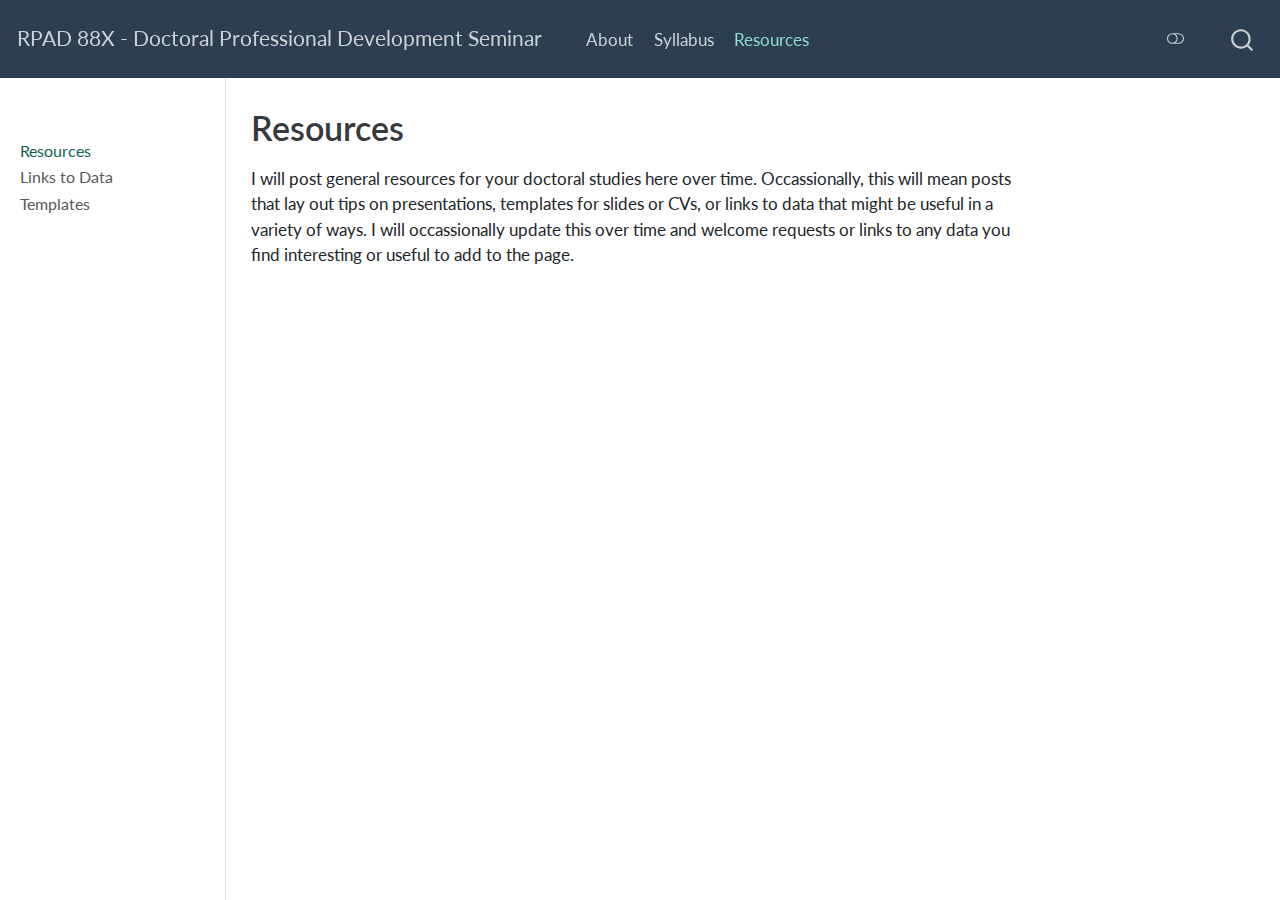
<file: docs/resources.html>
<!DOCTYPE html>
<html xmlns="http://www.w3.org/1999/xhtml" lang="en" xml:lang="en"><head>

<meta charset="utf-8">
<meta name="generator" content="quarto-1.2.269">

<meta name="viewport" content="width=device-width, initial-scale=1.0, user-scalable=yes">


<title>RPAD 88X - Doctoral Professional Development Seminar - Resources</title>
<style>
code{white-space: pre-wrap;}
span.smallcaps{font-variant: small-caps;}
div.columns{display: flex; gap: min(4vw, 1.5em);}
div.column{flex: auto; overflow-x: auto;}
div.hanging-indent{margin-left: 1.5em; text-indent: -1.5em;}
ul.task-list{list-style: none;}
ul.task-list li input[type="checkbox"] {
  width: 0.8em;
  margin: 0 0.8em 0.2em -1.6em;
  vertical-align: middle;
}
</style>


<script src="site_libs/quarto-nav/quarto-nav.js"></script>
<script src="site_libs/quarto-nav/headroom.min.js"></script>
<script src="site_libs/clipboard/clipboard.min.js"></script>
<script src="site_libs/quarto-search/autocomplete.umd.js"></script>
<script src="site_libs/quarto-search/fuse.min.js"></script>
<script src="site_libs/quarto-search/quarto-search.js"></script>
<meta name="quarto:offset" content="./">
<script src="site_libs/quarto-html/quarto.js"></script>
<script src="site_libs/quarto-html/popper.min.js"></script>
<script src="site_libs/quarto-html/tippy.umd.min.js"></script>
<script src="site_libs/quarto-html/anchor.min.js"></script>
<link href="site_libs/quarto-html/tippy.css" rel="stylesheet">
<link href="site_libs/quarto-html/quarto-syntax-highlighting.css" rel="stylesheet" class="quarto-color-scheme" id="quarto-text-highlighting-styles">
<link href="site_libs/quarto-html/quarto-syntax-highlighting-dark.css" rel="prefetch" class="quarto-color-scheme quarto-color-alternate" id="quarto-text-highlighting-styles">
<script src="site_libs/bootstrap/bootstrap.min.js"></script>
<link href="site_libs/bootstrap/bootstrap-icons.css" rel="stylesheet">
<link href="site_libs/bootstrap/bootstrap.min.css" rel="stylesheet" class="quarto-color-scheme" id="quarto-bootstrap" data-mode="light">
<link href="site_libs/bootstrap/bootstrap-dark.min.css" rel="prefetch" class="quarto-color-scheme quarto-color-alternate" id="quarto-bootstrap" data-mode="dark">
<script id="quarto-search-options" type="application/json">{
  "location": "navbar",
  "copy-button": false,
  "collapse-after": 3,
  "panel-placement": "end",
  "type": "overlay",
  "limit": 20,
  "language": {
    "search-no-results-text": "No results",
    "search-matching-documents-text": "matching documents",
    "search-copy-link-title": "Copy link to search",
    "search-hide-matches-text": "Hide additional matches",
    "search-more-match-text": "more match in this document",
    "search-more-matches-text": "more matches in this document",
    "search-clear-button-title": "Clear",
    "search-detached-cancel-button-title": "Cancel",
    "search-submit-button-title": "Submit"
  }
}</script>


<link rel="stylesheet" href="styles.css">
</head>

<body class="nav-sidebar docked nav-fixed">

<div id="quarto-search-results"></div>
  <header id="quarto-header" class="headroom fixed-top">
    <nav class="navbar navbar-expand-lg navbar-dark ">
      <div class="navbar-container container-fluid">
      <div class="navbar-brand-container">
    <a class="navbar-brand" href="./index.html">
    <span class="navbar-title">RPAD 88X - Doctoral Professional Development Seminar</span>
    </a>
  </div>
          <button class="navbar-toggler" type="button" data-bs-toggle="collapse" data-bs-target="#navbarCollapse" aria-controls="navbarCollapse" aria-expanded="false" aria-label="Toggle navigation" onclick="if (window.quartoToggleHeadroom) { window.quartoToggleHeadroom(); }">
  <span class="navbar-toggler-icon"></span>
</button>
          <div class="collapse navbar-collapse" id="navbarCollapse">
            <ul class="navbar-nav navbar-nav-scroll me-auto">
  <li class="nav-item">
    <a class="nav-link" href="./index.html">
 <span class="menu-text">About</span></a>
  </li>  
  <li class="nav-item">
    <a class="nav-link" href="./syllabus88x.html">
 <span class="menu-text">Syllabus</span></a>
  </li>  
  <li class="nav-item">
    <a class="nav-link active" href="./resources.html" aria-current="page">
 <span class="menu-text">Resources</span></a>
  </li>  
</ul>
              <div class="quarto-toggle-container">
                  <a href="" class="quarto-color-scheme-toggle nav-link" onclick="window.quartoToggleColorScheme(); return false;" title="Toggle dark mode"><i class="bi"></i></a>
              </div>
              <div id="quarto-search" class="" title="Search"></div>
          </div> <!-- /navcollapse -->
      </div> <!-- /container-fluid -->
    </nav>
  <nav class="quarto-secondary-nav" data-bs-toggle="collapse" data-bs-target="#quarto-sidebar" aria-controls="quarto-sidebar" aria-expanded="false" aria-label="Toggle sidebar navigation" onclick="if (window.quartoToggleHeadroom) { window.quartoToggleHeadroom(); }">
    <div class="container-fluid d-flex justify-content-between">
      <h1 class="quarto-secondary-nav-title">Resources</h1>
      <button type="button" class="quarto-btn-toggle btn" aria-label="Show secondary navigation">
        <i class="bi bi-chevron-right"></i>
      </button>
    </div>
  </nav>
</header>
<!-- content -->
<div id="quarto-content" class="quarto-container page-columns page-rows-contents page-layout-article page-navbar">
<!-- sidebar -->
  <nav id="quarto-sidebar" class="sidebar collapse sidebar-navigation docked overflow-auto">
      <div class="mt-2 flex-shrink-0 align-items-center">
        <div class="sidebar-search">
        <div id="quarto-search" class="" title="Search"></div>
        </div>
      </div>
    <div class="sidebar-menu-container"> 
    <ul class="list-unstyled mt-1">
        <li class="sidebar-item">
  <div class="sidebar-item-container"> 
  <a href="./resources.html" class="sidebar-item-text sidebar-link active">Resources</a>
  </div>
</li>
        <li class="sidebar-item">
  <div class="sidebar-item-container"> 
  <a href="./data.html" class="sidebar-item-text sidebar-link">Links to Data</a>
  </div>
</li>
        <li class="sidebar-item">
  <div class="sidebar-item-container"> 
  <a href="./templates.html" class="sidebar-item-text sidebar-link">Templates</a>
  </div>
</li>
    </ul>
    </div>
</nav>
<!-- margin-sidebar -->
    <div id="quarto-margin-sidebar" class="sidebar margin-sidebar">
        
    </div>
<!-- main -->
<main class="content" id="quarto-document-content">

<header id="title-block-header" class="quarto-title-block default">
<div class="quarto-title">
<h1 class="title d-none d-lg-block">Resources</h1>
</div>



<div class="quarto-title-meta">

    
  
    
  </div>
  

</header>

<p>I will post general resources for your doctoral studies here over time. Occassionally, this will mean posts that lay out tips on presentations, templates for slides or CVs, or links to data that might be useful in a variety of ways. I will occassionally update this over time and welcome requests or links to any data you find interesting or useful to add to the page.</p>



</main> <!-- /main -->
<script id="quarto-html-after-body" type="application/javascript">
window.document.addEventListener("DOMContentLoaded", function (event) {
  const toggleBodyColorMode = (bsSheetEl) => {
    const mode = bsSheetEl.getAttribute("data-mode");
    const bodyEl = window.document.querySelector("body");
    if (mode === "dark") {
      bodyEl.classList.add("quarto-dark");
      bodyEl.classList.remove("quarto-light");
    } else {
      bodyEl.classList.add("quarto-light");
      bodyEl.classList.remove("quarto-dark");
    }
  }
  const toggleBodyColorPrimary = () => {
    const bsSheetEl = window.document.querySelector("link#quarto-bootstrap");
    if (bsSheetEl) {
      toggleBodyColorMode(bsSheetEl);
    }
  }
  toggleBodyColorPrimary();  
  const disableStylesheet = (stylesheets) => {
    for (let i=0; i < stylesheets.length; i++) {
      const stylesheet = stylesheets[i];
      stylesheet.rel = 'prefetch';
    }
  }
  const enableStylesheet = (stylesheets) => {
    for (let i=0; i < stylesheets.length; i++) {
      const stylesheet = stylesheets[i];
      stylesheet.rel = 'stylesheet';
    }
  }
  const manageTransitions = (selector, allowTransitions) => {
    const els = window.document.querySelectorAll(selector);
    for (let i=0; i < els.length; i++) {
      const el = els[i];
      if (allowTransitions) {
        el.classList.remove('notransition');
      } else {
        el.classList.add('notransition');
      }
    }
  }
  const toggleColorMode = (alternate) => {
    // Switch the stylesheets
    const alternateStylesheets = window.document.querySelectorAll('link.quarto-color-scheme.quarto-color-alternate');
    manageTransitions('#quarto-margin-sidebar .nav-link', false);
    if (alternate) {
      enableStylesheet(alternateStylesheets);
      for (const sheetNode of alternateStylesheets) {
        if (sheetNode.id === "quarto-bootstrap") {
          toggleBodyColorMode(sheetNode);
        }
      }
    } else {
      disableStylesheet(alternateStylesheets);
      toggleBodyColorPrimary();
    }
    manageTransitions('#quarto-margin-sidebar .nav-link', true);
    // Switch the toggles
    const toggles = window.document.querySelectorAll('.quarto-color-scheme-toggle');
    for (let i=0; i < toggles.length; i++) {
      const toggle = toggles[i];
      if (toggle) {
        if (alternate) {
          toggle.classList.add("alternate");     
        } else {
          toggle.classList.remove("alternate");
        }
      }
    }
    // Hack to workaround the fact that safari doesn't
    // properly recolor the scrollbar when toggling (#1455)
    if (navigator.userAgent.indexOf('Safari') > 0 && navigator.userAgent.indexOf('Chrome') == -1) {
      manageTransitions("body", false);
      window.scrollTo(0, 1);
      setTimeout(() => {
        window.scrollTo(0, 0);
        manageTransitions("body", true);
      }, 40);  
    }
  }
  const isFileUrl = () => { 
    return window.location.protocol === 'file:';
  }
  const hasAlternateSentinel = () => {  
    let styleSentinel = getColorSchemeSentinel();
    if (styleSentinel !== null) {
      return styleSentinel === "alternate";
    } else {
      return false;
    }
  }
  const setStyleSentinel = (alternate) => {
    const value = alternate ? "alternate" : "default";
    if (!isFileUrl()) {
      window.localStorage.setItem("quarto-color-scheme", value);
    } else {
      localAlternateSentinel = value;
    }
  }
  const getColorSchemeSentinel = () => {
    if (!isFileUrl()) {
      const storageValue = window.localStorage.getItem("quarto-color-scheme");
      return storageValue != null ? storageValue : localAlternateSentinel;
    } else {
      return localAlternateSentinel;
    }
  }
  let localAlternateSentinel = 'default';
  // Dark / light mode switch
  window.quartoToggleColorScheme = () => {
    // Read the current dark / light value 
    let toAlternate = !hasAlternateSentinel();
    toggleColorMode(toAlternate);
    setStyleSentinel(toAlternate);
  };
  // Ensure there is a toggle, if there isn't float one in the top right
  if (window.document.querySelector('.quarto-color-scheme-toggle') === null) {
    const a = window.document.createElement('a');
    a.classList.add('top-right');
    a.classList.add('quarto-color-scheme-toggle');
    a.href = "";
    a.onclick = function() { try { window.quartoToggleColorScheme(); } catch {} return false; };
    const i = window.document.createElement("i");
    i.classList.add('bi');
    a.appendChild(i);
    window.document.body.appendChild(a);
  }
  // Switch to dark mode if need be
  if (hasAlternateSentinel()) {
    toggleColorMode(true);
  } else {
    toggleColorMode(false);
  }
  const icon = "";
  const anchorJS = new window.AnchorJS();
  anchorJS.options = {
    placement: 'right',
    icon: icon
  };
  anchorJS.add('.anchored');
  const clipboard = new window.ClipboardJS('.code-copy-button', {
    target: function(trigger) {
      return trigger.previousElementSibling;
    }
  });
  clipboard.on('success', function(e) {
    // button target
    const button = e.trigger;
    // don't keep focus
    button.blur();
    // flash "checked"
    button.classList.add('code-copy-button-checked');
    var currentTitle = button.getAttribute("title");
    button.setAttribute("title", "Copied!");
    let tooltip;
    if (window.bootstrap) {
      button.setAttribute("data-bs-toggle", "tooltip");
      button.setAttribute("data-bs-placement", "left");
      button.setAttribute("data-bs-title", "Copied!");
      tooltip = new bootstrap.Tooltip(button, 
        { trigger: "manual", 
          customClass: "code-copy-button-tooltip",
          offset: [0, -8]});
      tooltip.show();    
    }
    setTimeout(function() {
      if (tooltip) {
        tooltip.hide();
        button.removeAttribute("data-bs-title");
        button.removeAttribute("data-bs-toggle");
        button.removeAttribute("data-bs-placement");
      }
      button.setAttribute("title", currentTitle);
      button.classList.remove('code-copy-button-checked');
    }, 1000);
    // clear code selection
    e.clearSelection();
  });
  function tippyHover(el, contentFn) {
    const config = {
      allowHTML: true,
      content: contentFn,
      maxWidth: 500,
      delay: 100,
      arrow: false,
      appendTo: function(el) {
          return el.parentElement;
      },
      interactive: true,
      interactiveBorder: 10,
      theme: 'quarto',
      placement: 'bottom-start'
    };
    window.tippy(el, config); 
  }
  const noterefs = window.document.querySelectorAll('a[role="doc-noteref"]');
  for (var i=0; i<noterefs.length; i++) {
    const ref = noterefs[i];
    tippyHover(ref, function() {
      // use id or data attribute instead here
      let href = ref.getAttribute('data-footnote-href') || ref.getAttribute('href');
      try { href = new URL(href).hash; } catch {}
      const id = href.replace(/^#\/?/, "");
      const note = window.document.getElementById(id);
      return note.innerHTML;
    });
  }
  const findCites = (el) => {
    const parentEl = el.parentElement;
    if (parentEl) {
      const cites = parentEl.dataset.cites;
      if (cites) {
        return {
          el,
          cites: cites.split(' ')
        };
      } else {
        return findCites(el.parentElement)
      }
    } else {
      return undefined;
    }
  };
  var bibliorefs = window.document.querySelectorAll('a[role="doc-biblioref"]');
  for (var i=0; i<bibliorefs.length; i++) {
    const ref = bibliorefs[i];
    const citeInfo = findCites(ref);
    if (citeInfo) {
      tippyHover(citeInfo.el, function() {
        var popup = window.document.createElement('div');
        citeInfo.cites.forEach(function(cite) {
          var citeDiv = window.document.createElement('div');
          citeDiv.classList.add('hanging-indent');
          citeDiv.classList.add('csl-entry');
          var biblioDiv = window.document.getElementById('ref-' + cite);
          if (biblioDiv) {
            citeDiv.innerHTML = biblioDiv.innerHTML;
          }
          popup.appendChild(citeDiv);
        });
        return popup.innerHTML;
      });
    }
  }
});
</script>
</div> <!-- /content -->



</body></html>
</file>
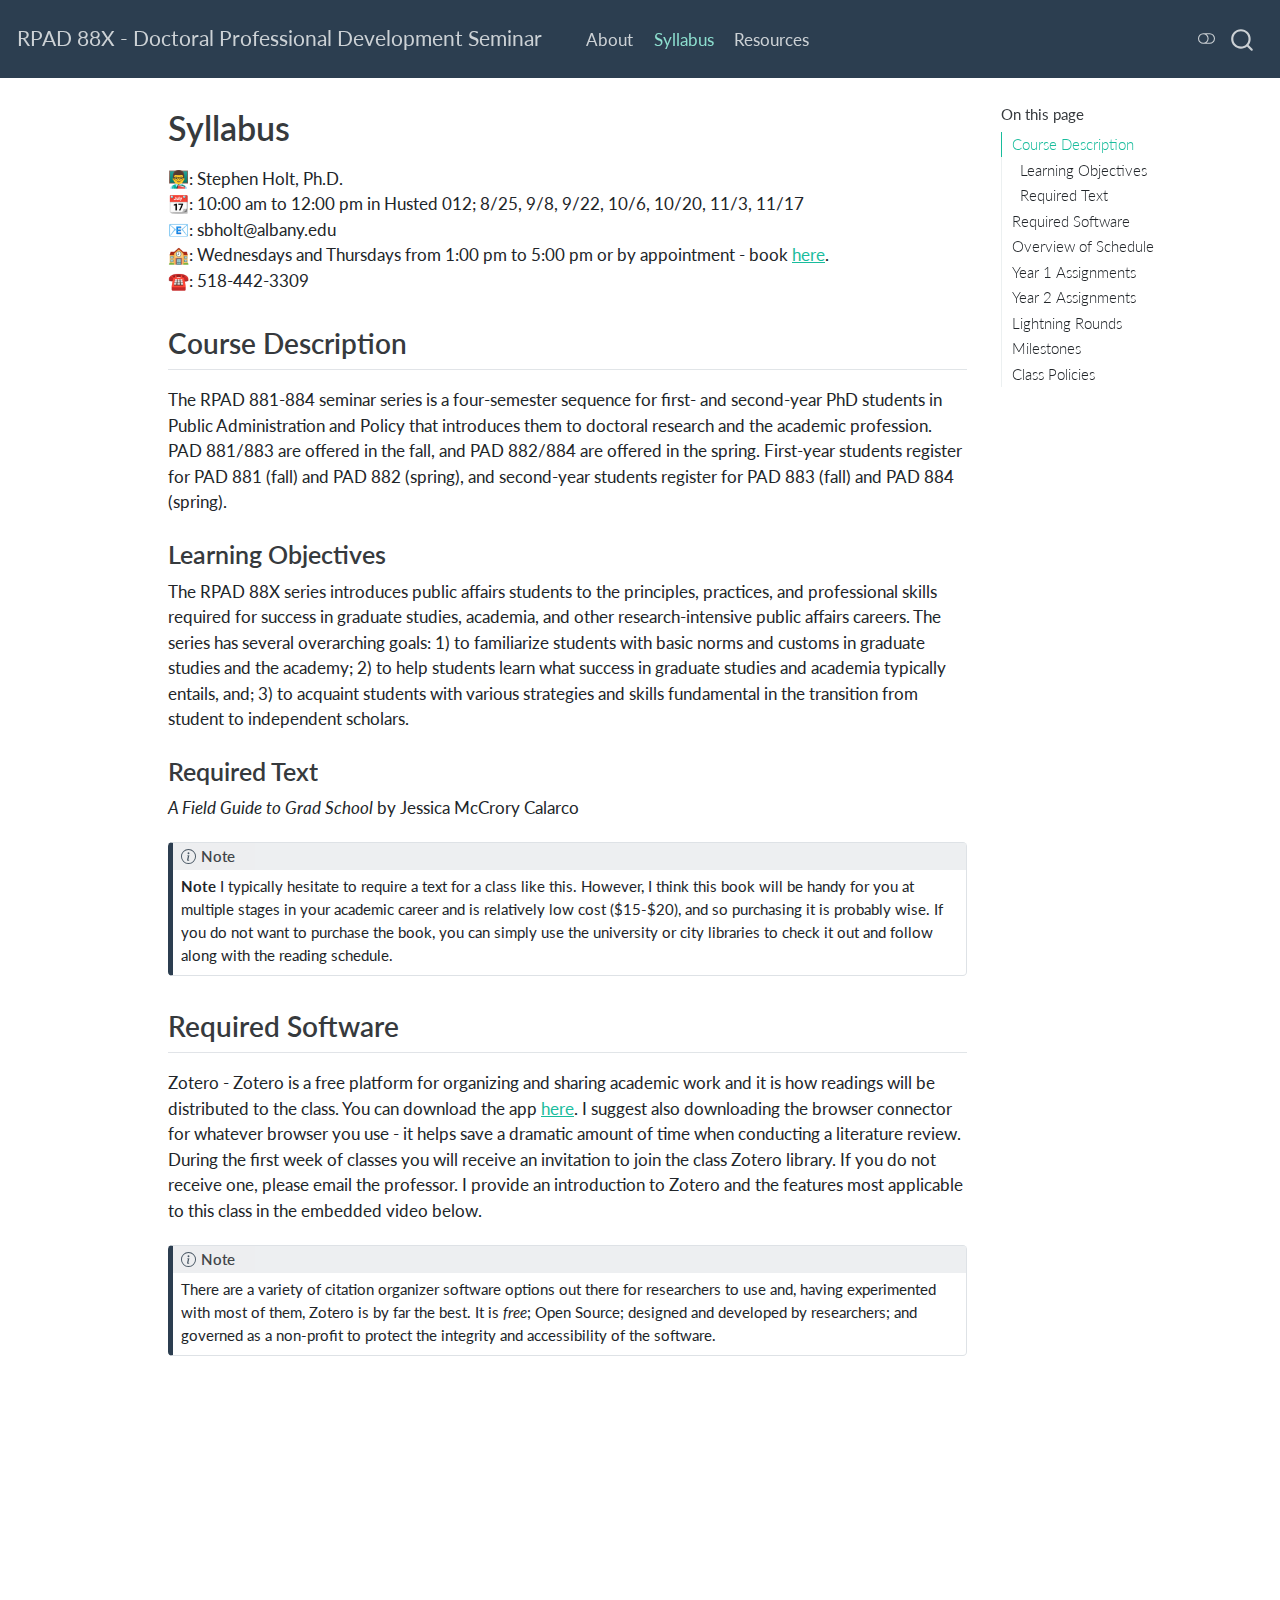
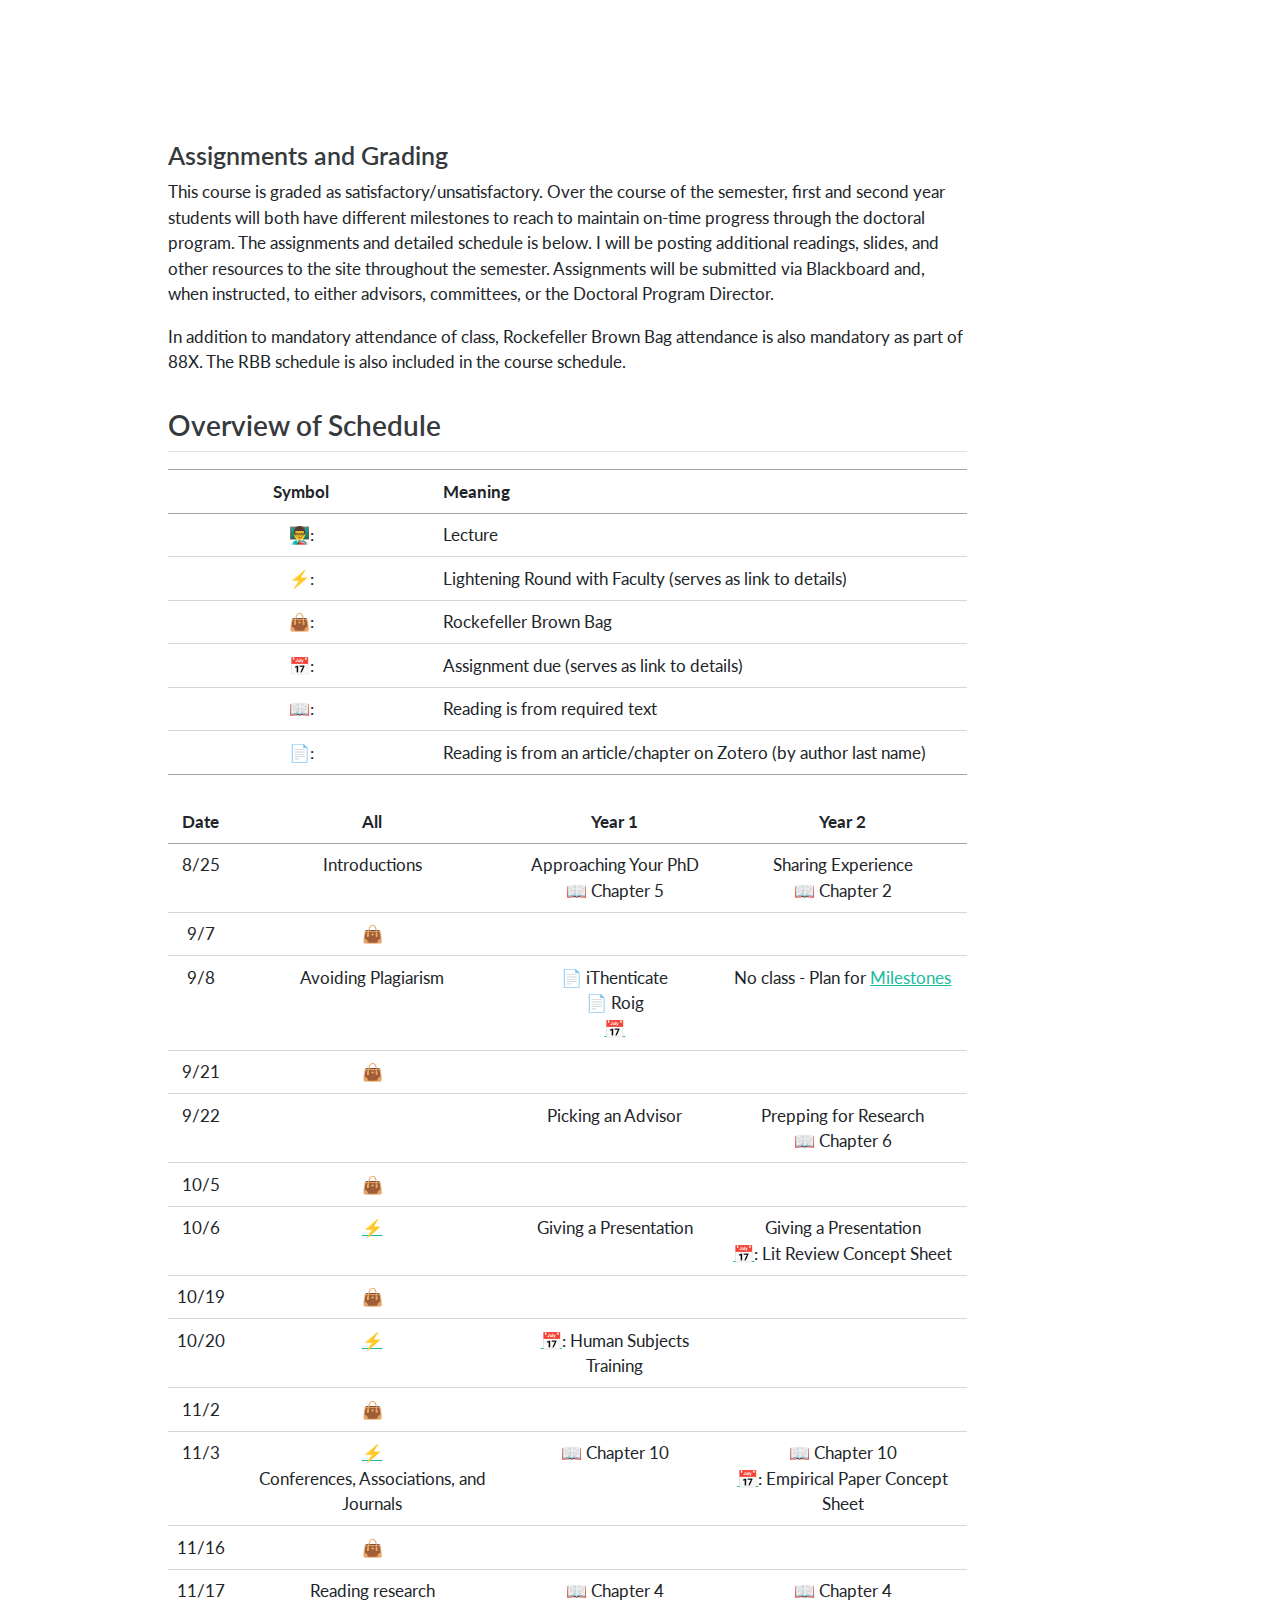
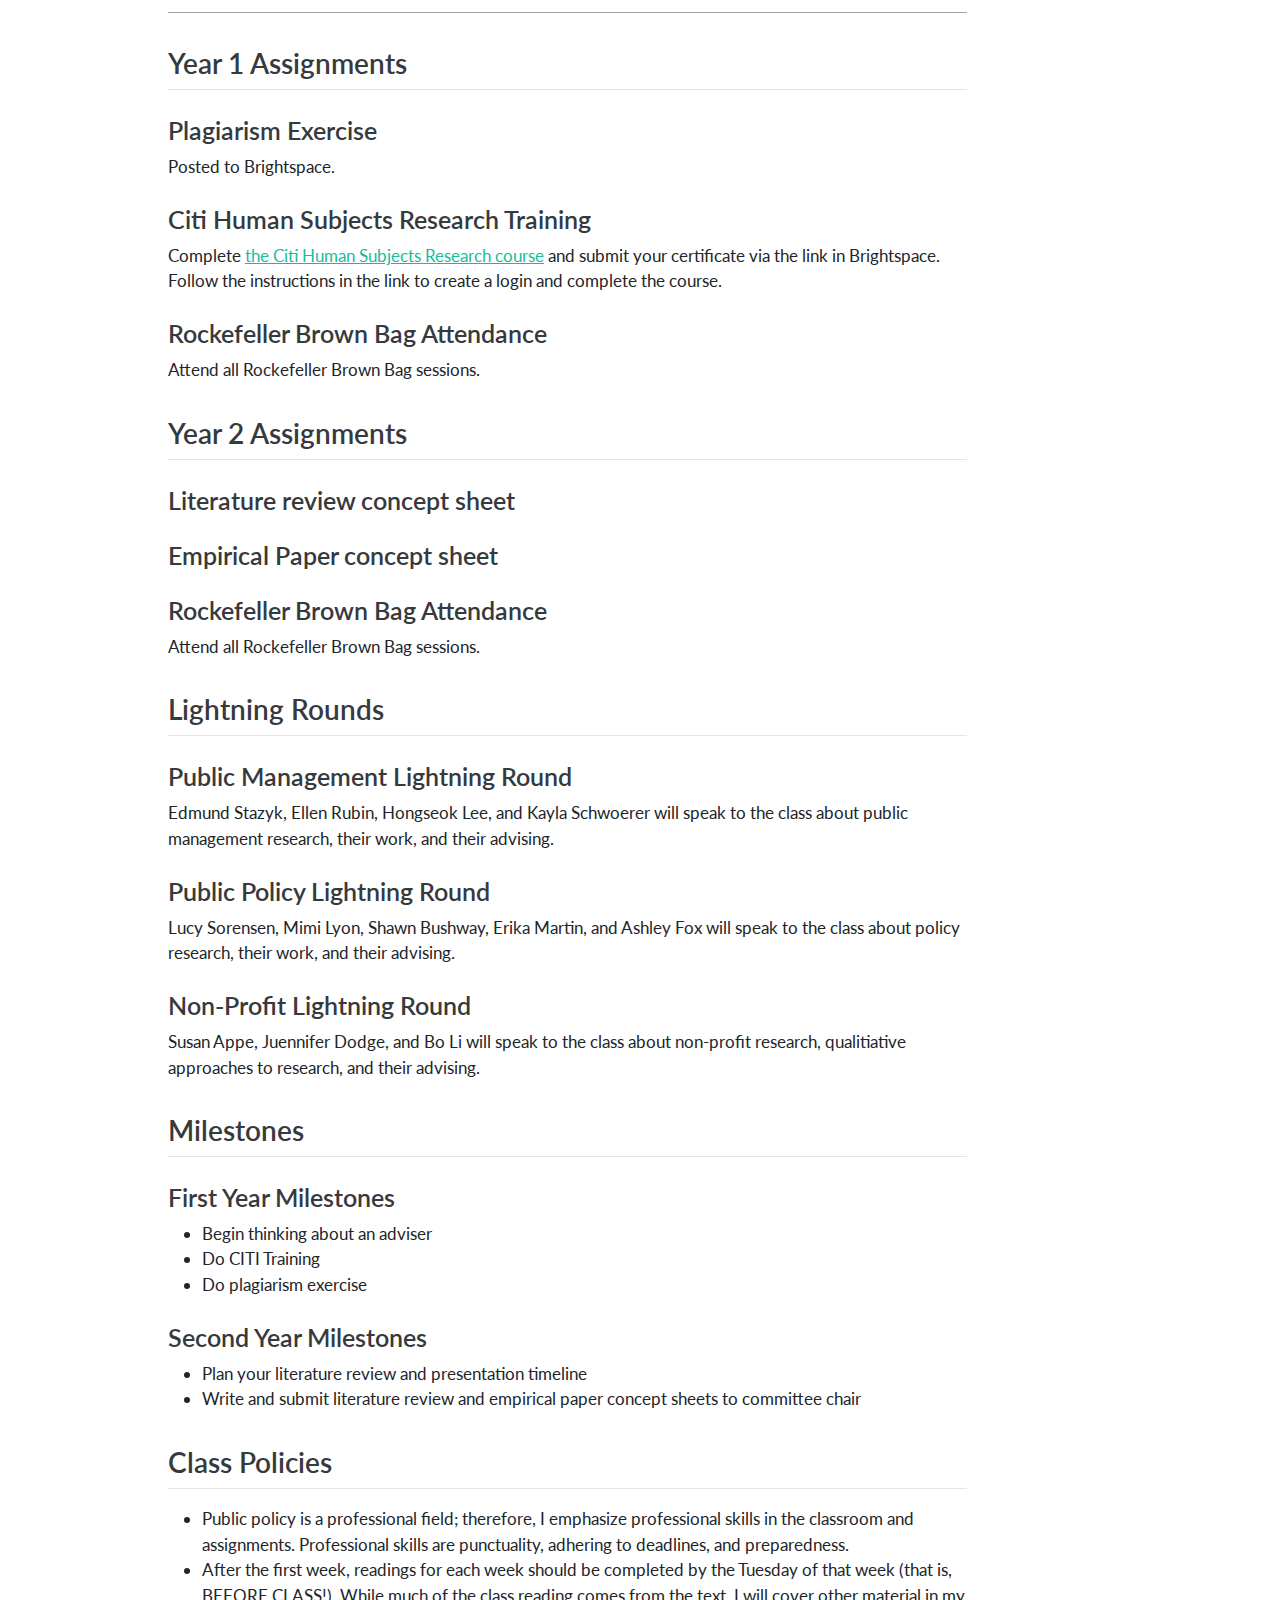
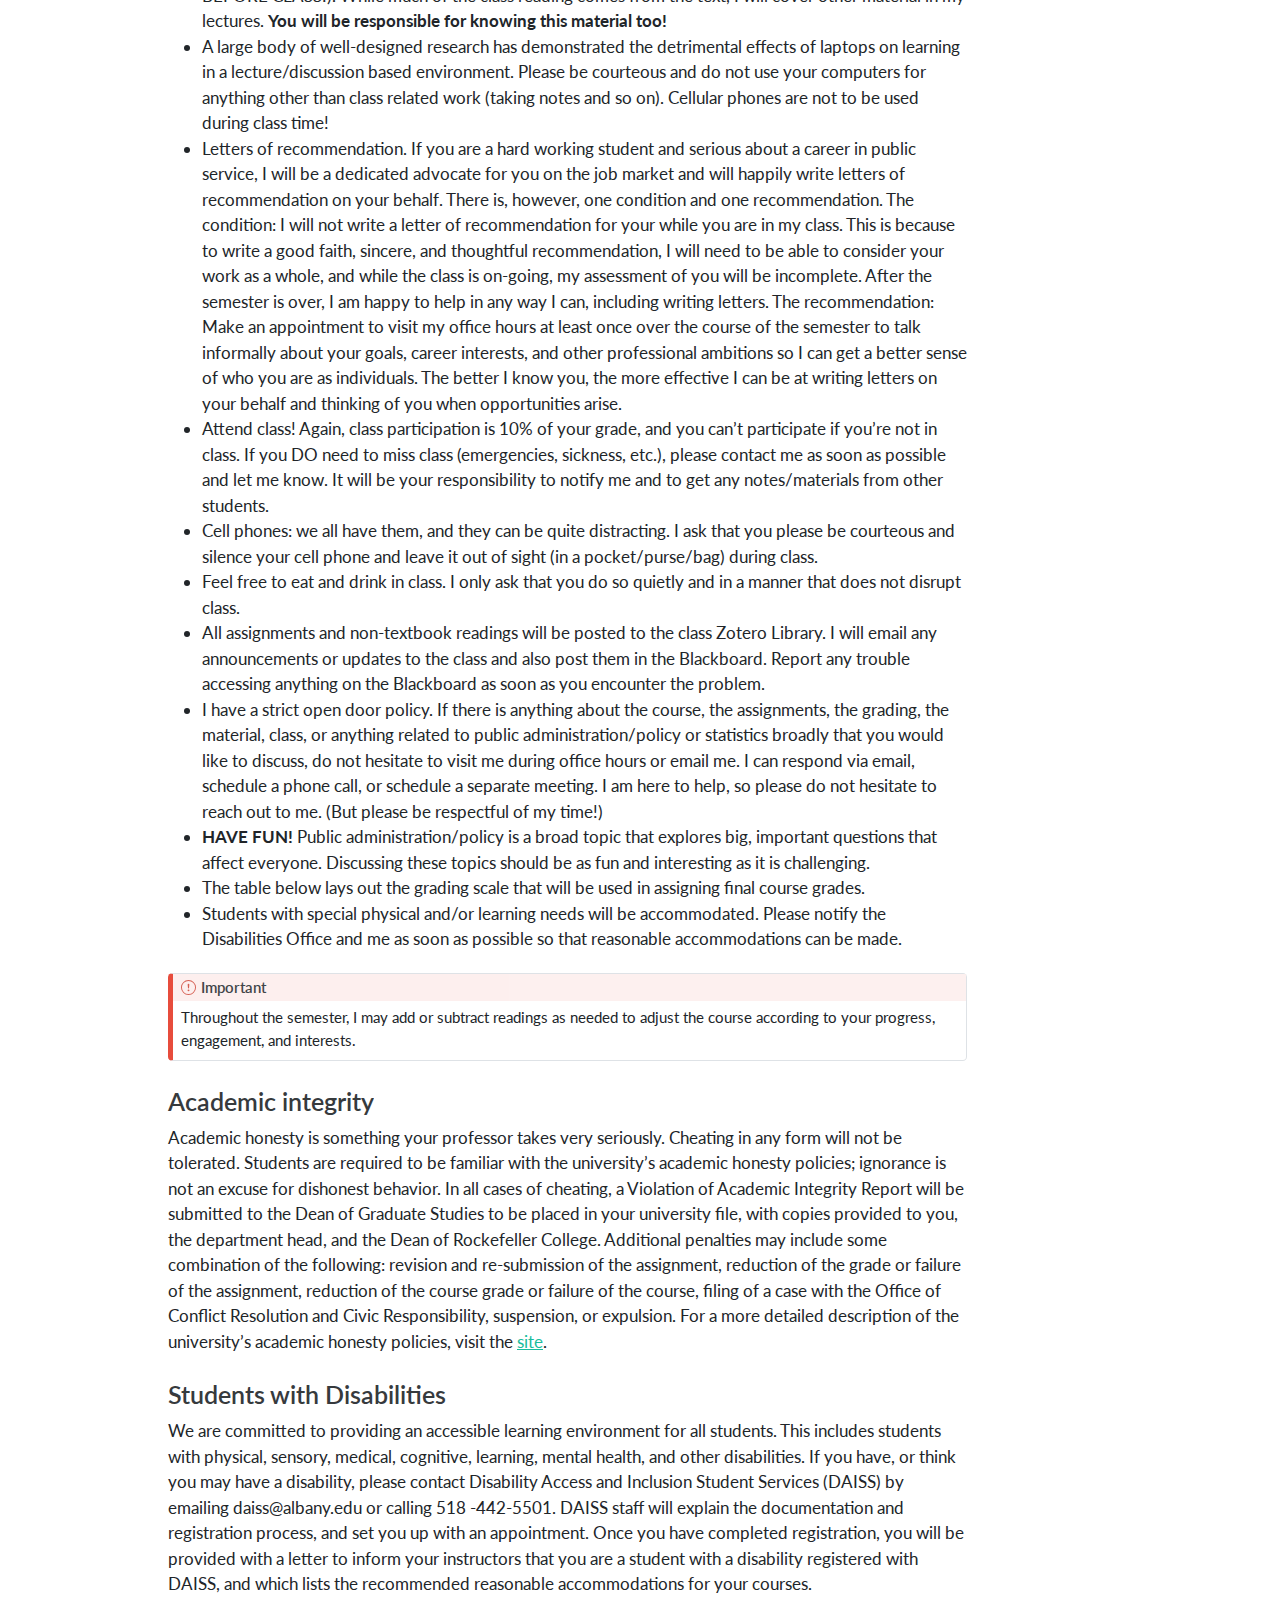
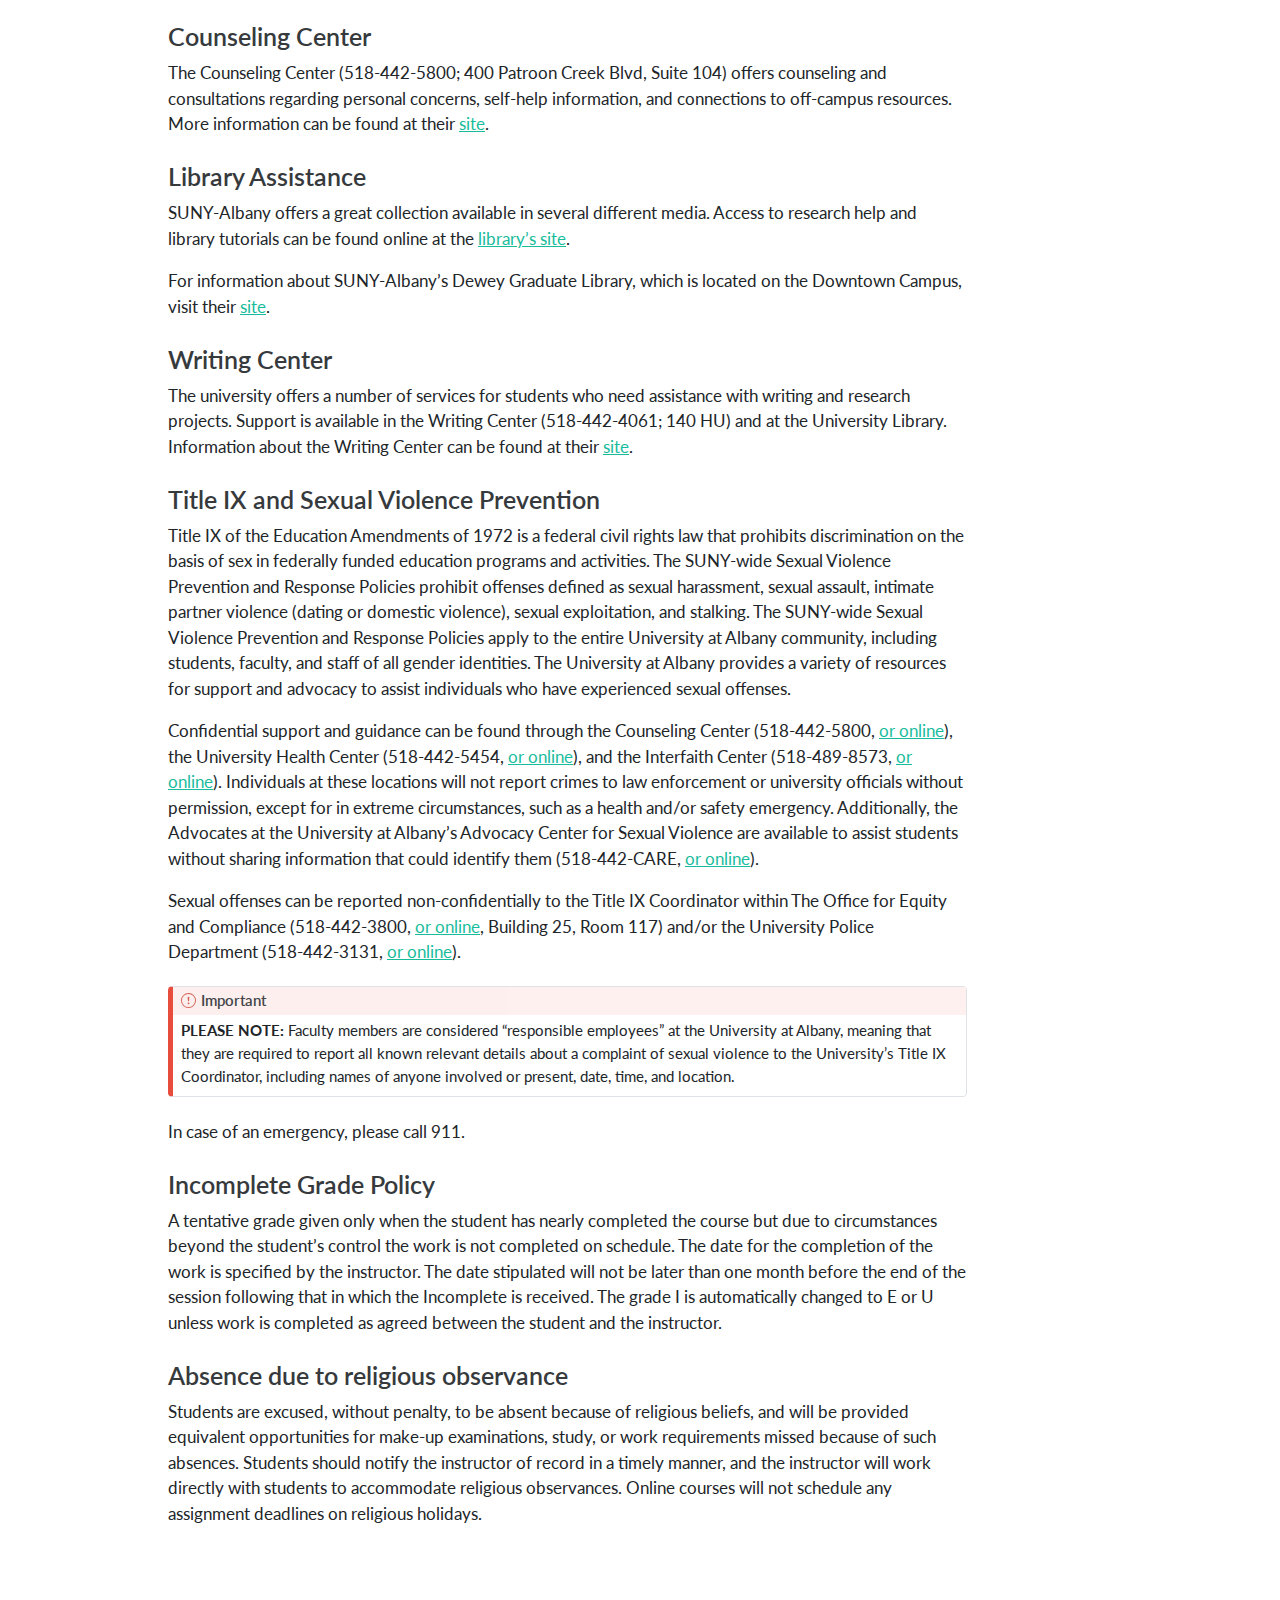
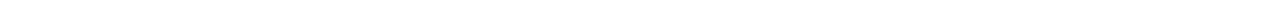
<file: docs/syllabus88x.html>
<!DOCTYPE html>
<html xmlns="http://www.w3.org/1999/xhtml" lang="en" xml:lang="en"><head>

<meta charset="utf-8">
<meta name="generator" content="quarto-1.3.433">

<meta name="viewport" content="width=device-width, initial-scale=1.0, user-scalable=yes">


<title>RPAD 88X - Doctoral Professional Development Seminar - Syllabus</title>
<style>
code{white-space: pre-wrap;}
span.smallcaps{font-variant: small-caps;}
div.columns{display: flex; gap: min(4vw, 1.5em);}
div.column{flex: auto; overflow-x: auto;}
div.hanging-indent{margin-left: 1.5em; text-indent: -1.5em;}
ul.task-list{list-style: none;}
ul.task-list li input[type="checkbox"] {
  width: 0.8em;
  margin: 0 0.8em 0.2em -1em; /* quarto-specific, see https://github.com/quarto-dev/quarto-cli/issues/4556 */ 
  vertical-align: middle;
}
</style>


<script src="site_libs/quarto-nav/quarto-nav.js"></script>
<script src="site_libs/quarto-nav/headroom.min.js"></script>
<script src="site_libs/clipboard/clipboard.min.js"></script>
<script src="site_libs/quarto-search/autocomplete.umd.js"></script>
<script src="site_libs/quarto-search/fuse.min.js"></script>
<script src="site_libs/quarto-search/quarto-search.js"></script>
<meta name="quarto:offset" content="./">
<script src="site_libs/quarto-html/quarto.js"></script>
<script src="site_libs/quarto-html/popper.min.js"></script>
<script src="site_libs/quarto-html/tippy.umd.min.js"></script>
<script src="site_libs/quarto-html/anchor.min.js"></script>
<link href="site_libs/quarto-html/tippy.css" rel="stylesheet">
<link href="site_libs/quarto-html/quarto-syntax-highlighting.css" rel="stylesheet" class="quarto-color-scheme" id="quarto-text-highlighting-styles">
<link href="site_libs/quarto-html/quarto-syntax-highlighting-dark.css" rel="prefetch" class="quarto-color-scheme quarto-color-alternate" id="quarto-text-highlighting-styles">
<script src="site_libs/bootstrap/bootstrap.min.js"></script>
<link href="site_libs/bootstrap/bootstrap-icons.css" rel="stylesheet">
<link href="site_libs/bootstrap/bootstrap.min.css" rel="stylesheet" class="quarto-color-scheme" id="quarto-bootstrap" data-mode="light">
<link href="site_libs/bootstrap/bootstrap-dark.min.css" rel="prefetch" class="quarto-color-scheme quarto-color-alternate" id="quarto-bootstrap" data-mode="dark">
<script id="quarto-search-options" type="application/json">{
  "location": "navbar",
  "copy-button": false,
  "collapse-after": 3,
  "panel-placement": "end",
  "type": "overlay",
  "limit": 20,
  "language": {
    "search-no-results-text": "No results",
    "search-matching-documents-text": "matching documents",
    "search-copy-link-title": "Copy link to search",
    "search-hide-matches-text": "Hide additional matches",
    "search-more-match-text": "more match in this document",
    "search-more-matches-text": "more matches in this document",
    "search-clear-button-title": "Clear",
    "search-detached-cancel-button-title": "Cancel",
    "search-submit-button-title": "Submit",
    "search-label": "Search"
  }
}</script>


<link rel="stylesheet" href="styles.css">
</head>

<body class="nav-fixed">

<div id="quarto-search-results"></div>
  <header id="quarto-header" class="headroom fixed-top">
    <nav class="navbar navbar-expand-lg navbar-dark ">
      <div class="navbar-container container-fluid">
      <div class="navbar-brand-container">
    <a class="navbar-brand" href="./index.html">
    <span class="navbar-title">RPAD 88X - Doctoral Professional Development Seminar</span>
    </a>
  </div>
            <div id="quarto-search" class="" title="Search"></div>
          <button class="navbar-toggler" type="button" data-bs-toggle="collapse" data-bs-target="#navbarCollapse" aria-controls="navbarCollapse" aria-expanded="false" aria-label="Toggle navigation" onclick="if (window.quartoToggleHeadroom) { window.quartoToggleHeadroom(); }">
  <span class="navbar-toggler-icon"></span>
</button>
          <div class="collapse navbar-collapse" id="navbarCollapse">
            <ul class="navbar-nav navbar-nav-scroll me-auto">
  <li class="nav-item">
    <a class="nav-link" href="./index.html" rel="" target="">
 <span class="menu-text">About</span></a>
  </li>  
  <li class="nav-item">
    <a class="nav-link active" href="./syllabus88x.html" rel="" target="" aria-current="page">
 <span class="menu-text">Syllabus</span></a>
  </li>  
  <li class="nav-item">
    <a class="nav-link" href="./resources.html" rel="" target="">
 <span class="menu-text">Resources</span></a>
  </li>  
</ul>
            <div class="quarto-navbar-tools ms-auto">
  <a href="" class="quarto-color-scheme-toggle quarto-navigation-tool  px-1" onclick="window.quartoToggleColorScheme(); return false;" title="Toggle dark mode"><i class="bi"></i></a>
</div>
          </div> <!-- /navcollapse -->
      </div> <!-- /container-fluid -->
    </nav>
</header>
<!-- content -->
<div id="quarto-content" class="quarto-container page-columns page-rows-contents page-layout-article page-navbar">
<!-- sidebar -->
<!-- margin-sidebar -->
    <div id="quarto-margin-sidebar" class="sidebar margin-sidebar">
        <nav id="TOC" role="doc-toc" class="toc-active">
    <h2 id="toc-title">On this page</h2>
   
  <ul>
  <li><a href="#course-description" id="toc-course-description" class="nav-link active" data-scroll-target="#course-description">Course Description</a>
  <ul class="collapse">
  <li><a href="#learning-objectives" id="toc-learning-objectives" class="nav-link" data-scroll-target="#learning-objectives">Learning Objectives</a></li>
  <li><a href="#required-text" id="toc-required-text" class="nav-link" data-scroll-target="#required-text">Required Text</a></li>
  </ul></li>
  <li><a href="#required-software" id="toc-required-software" class="nav-link" data-scroll-target="#required-software">Required Software</a>
  <ul class="collapse">
  <li><a href="#assignments-and-grading" id="toc-assignments-and-grading" class="nav-link" data-scroll-target="#assignments-and-grading">Assignments and Grading</a></li>
  </ul></li>
  <li><a href="#overview-of-schedule" id="toc-overview-of-schedule" class="nav-link" data-scroll-target="#overview-of-schedule">Overview of Schedule</a></li>
  <li><a href="#year-1-assignments" id="toc-year-1-assignments" class="nav-link" data-scroll-target="#year-1-assignments">Year 1 Assignments</a>
  <ul class="collapse">
  <li><a href="#plagiarism-exercise" id="toc-plagiarism-exercise" class="nav-link" data-scroll-target="#plagiarism-exercise">Plagiarism Exercise</a></li>
  <li><a href="#citi-human-subjects-research-training" id="toc-citi-human-subjects-research-training" class="nav-link" data-scroll-target="#citi-human-subjects-research-training">Citi Human Subjects Research Training</a></li>
  <li><a href="#rockefeller-brown-bag-attendance" id="toc-rockefeller-brown-bag-attendance" class="nav-link" data-scroll-target="#rockefeller-brown-bag-attendance">Rockefeller Brown Bag Attendance</a></li>
  </ul></li>
  <li><a href="#year-2-assignments" id="toc-year-2-assignments" class="nav-link" data-scroll-target="#year-2-assignments">Year 2 Assignments</a>
  <ul class="collapse">
  <li><a href="#literature-review-concept-sheet" id="toc-literature-review-concept-sheet" class="nav-link" data-scroll-target="#literature-review-concept-sheet">Literature review concept sheet</a></li>
  <li><a href="#empirical-paper-concept-sheet" id="toc-empirical-paper-concept-sheet" class="nav-link" data-scroll-target="#empirical-paper-concept-sheet">Empirical Paper concept sheet</a></li>
  <li><a href="#rockefeller-brown-bag-attendance-1" id="toc-rockefeller-brown-bag-attendance-1" class="nav-link" data-scroll-target="#rockefeller-brown-bag-attendance-1">Rockefeller Brown Bag Attendance</a></li>
  </ul></li>
  <li><a href="#lightning-rounds" id="toc-lightning-rounds" class="nav-link" data-scroll-target="#lightning-rounds">Lightning Rounds</a>
  <ul class="collapse">
  <li><a href="#public-management" id="toc-public-management" class="nav-link" data-scroll-target="#public-management">Public Management Lightning Round</a></li>
  <li><a href="#public-policy" id="toc-public-policy" class="nav-link" data-scroll-target="#public-policy">Public Policy Lightning Round</a></li>
  <li><a href="#non-profit" id="toc-non-profit" class="nav-link" data-scroll-target="#non-profit">Non-Profit Lightning Round</a></li>
  </ul></li>
  <li><a href="#milestones" id="toc-milestones" class="nav-link" data-scroll-target="#milestones">Milestones</a>
  <ul class="collapse">
  <li><a href="#first-year-milestones" id="toc-first-year-milestones" class="nav-link" data-scroll-target="#first-year-milestones">First Year Milestones</a></li>
  <li><a href="#second-year-milestones" id="toc-second-year-milestones" class="nav-link" data-scroll-target="#second-year-milestones">Second Year Milestones</a></li>
  </ul></li>
  <li><a href="#class-policies" id="toc-class-policies" class="nav-link" data-scroll-target="#class-policies">Class Policies</a>
  <ul class="collapse">
  <li><a href="#academic-integrity" id="toc-academic-integrity" class="nav-link" data-scroll-target="#academic-integrity">Academic integrity</a></li>
  <li><a href="#students-with-disabilities" id="toc-students-with-disabilities" class="nav-link" data-scroll-target="#students-with-disabilities">Students with Disabilities</a></li>
  <li><a href="#counseling-center" id="toc-counseling-center" class="nav-link" data-scroll-target="#counseling-center">Counseling Center</a></li>
  <li><a href="#library-assistance" id="toc-library-assistance" class="nav-link" data-scroll-target="#library-assistance">Library Assistance</a></li>
  <li><a href="#writing-center" id="toc-writing-center" class="nav-link" data-scroll-target="#writing-center">Writing Center</a></li>
  <li><a href="#title-ix-and-sexual-violence-prevention" id="toc-title-ix-and-sexual-violence-prevention" class="nav-link" data-scroll-target="#title-ix-and-sexual-violence-prevention">Title IX and Sexual Violence Prevention</a></li>
  <li><a href="#incomplete-grade-policy" id="toc-incomplete-grade-policy" class="nav-link" data-scroll-target="#incomplete-grade-policy">Incomplete Grade Policy</a></li>
  <li><a href="#absence-due-to-religious-observance" id="toc-absence-due-to-religious-observance" class="nav-link" data-scroll-target="#absence-due-to-religious-observance">Absence due to religious observance</a></li>
  </ul></li>
  </ul>
</nav>
    </div>
<!-- main -->
<main class="content" id="quarto-document-content">

<header id="title-block-header" class="quarto-title-block default">
<div class="quarto-title">
<h1 class="title">Syllabus</h1>
</div>



<div class="quarto-title-meta">

    
  
    
  </div>
  

</header>

<p>👨‍🏫: Stephen Holt, Ph.D.<br>
📆: 10:00 am to 12:00 pm in Husted 012; 8/25, 9/8, 9/22, 10/6, 10/20, 11/3, 11/17<br>
📧: sbholt@albany.edu<br>
🏫: Wednesdays and Thursdays from 1:00 pm to 5:00 pm or by appointment - book <a href="https://calendly.com/sbholt/30min">here</a>.<br>
☎️: 518-442-3309</p>
<section id="course-description" class="level2">
<h2 class="anchored" data-anchor-id="course-description">Course Description</h2>
<p>The RPAD 881-884 seminar series is a four-semester sequence for first- and second-year PhD students in Public Administration and Policy that introduces them to doctoral research and the academic profession. PAD 881/883 are offered in the fall, and PAD 882/884 are offered in the spring. First-year students register for PAD 881 (fall) and PAD 882 (spring), and second-year students register for PAD 883 (fall) and PAD 884 (spring).</p>
<section id="learning-objectives" class="level3">
<h3 class="anchored" data-anchor-id="learning-objectives">Learning Objectives</h3>
<p>The RPAD 88X series introduces public affairs students to the principles, practices, and professional skills required for success in graduate studies, academia, and other research-intensive public affairs careers. The series has several overarching goals: 1) to familiarize students with basic norms and customs in graduate studies and the academy; 2) to help students learn what success in graduate studies and academia typically entails, and; 3) to acquaint students with various strategies and skills fundamental in the transition from student to independent scholars.</p>
</section>
<section id="required-text" class="level3">
<h3 class="anchored" data-anchor-id="required-text">Required Text</h3>
<p><em>A Field Guide to Grad School</em> by Jessica McCrory Calarco</p>
<div class="callout callout-style-default callout-note callout-titled">
<div class="callout-header d-flex align-content-center">
<div class="callout-icon-container">
<i class="callout-icon"></i>
</div>
<div class="callout-title-container flex-fill">
Note
</div>
</div>
<div class="callout-body-container callout-body">
<p><strong>Note</strong> I typically hesitate to require a text for a class like this. However, I think this book will be handy for you at multiple stages in your academic career and is relatively low cost ($15-$20), and so purchasing it is probably wise. If you do not want to purchase the book, you can simply use the university or city libraries to check it out and follow along with the reading schedule.</p>
</div>
</div>
</section>
</section>
<section id="required-software" class="level2">
<h2 class="anchored" data-anchor-id="required-software">Required Software</h2>
<p>Zotero - Zotero is a free platform for organizing and sharing academic work and it is how readings will be distributed to the class. You can download the app <a href="https://www.zotero.org/download/">here</a>. I suggest also downloading the browser connector for whatever browser you use - it helps save a dramatic amount of time when conducting a literature review. During the first week of classes you will receive an invitation to join the class Zotero library. If you do not receive one, please email the professor. I provide an introduction to Zotero and the features most applicable to this class in the embedded video below.</p>
<div class="callout callout-style-default callout-note callout-titled">
<div class="callout-header d-flex align-content-center">
<div class="callout-icon-container">
<i class="callout-icon"></i>
</div>
<div class="callout-title-container flex-fill">
Note
</div>
</div>
<div class="callout-body-container callout-body">
<p>There are a variety of citation organizer software options out there for researchers to use and, having experimented with most of them, Zotero is by far the best. It is <em>free</em>; Open Source; designed and developed by researchers; and governed as a non-profit to protect the integrity and accessibility of the software.</p>
</div>
</div>
<iframe width="560" height="315" src="https://www.youtube.com/embed/zR4HYByFnJA" title="YouTube video player" frameborder="0" allow="accelerometer; autoplay; clipboard-write; encrypted-media; gyroscope; picture-in-picture" allowfullscreen="">
</iframe>
<section id="assignments-and-grading" class="level3">
<h3 class="anchored" data-anchor-id="assignments-and-grading">Assignments and Grading</h3>
<p>This course is graded as satisfactory/unsatisfactory. Over the course of the semester, first and second year students will both have different milestones to reach to maintain on-time progress through the doctoral program. The assignments and detailed schedule is below. I will be posting additional readings, slides, and other resources to the site throughout the semester. Assignments will be submitted via Blackboard and, when instructed, to either advisors, committees, or the Doctoral Program Director.</p>
<p>In addition to mandatory attendance of class, Rockefeller Brown Bag attendance is also mandatory as part of 88X. The RBB schedule is also included in the course schedule.</p>
</section>
</section>
<section id="overview-of-schedule" class="level2">
<h2 class="anchored" data-anchor-id="overview-of-schedule">Overview of Schedule</h2>
<table class="table">
<colgroup>
<col style="width: 33%">
<col style="width: 66%">
</colgroup>
<thead>
<tr class="header">
<th style="text-align: center;">Symbol</th>
<th style="text-align: left;">Meaning</th>
</tr>
</thead>
<tbody>
<tr class="odd">
<td style="text-align: center;">👨‍🏫:</td>
<td style="text-align: left;">Lecture</td>
</tr>
<tr class="even">
<td style="text-align: center;">⚡:</td>
<td style="text-align: left;">Lightening Round with Faculty (serves as link to details)</td>
</tr>
<tr class="odd">
<td style="text-align: center;">👜:</td>
<td style="text-align: left;">Rockefeller Brown Bag</td>
</tr>
<tr class="even">
<td style="text-align: center;">📅:</td>
<td style="text-align: left;">Assignment due (serves as link to details)</td>
</tr>
<tr class="odd">
<td style="text-align: center;">📖:</td>
<td style="text-align: left;">Reading is from required text</td>
</tr>
<tr class="even">
<td style="text-align: center;">📄:</td>
<td style="text-align: left;">Reading is from an article/chapter on Zotero (by author last name)</td>
</tr>
</tbody>
</table>
<table class="table">
<thead>
<tr class="header">
<th style="text-align: center;">Date</th>
<th style="text-align: center;">All</th>
<th style="text-align: center;">Year 1</th>
<th style="text-align: center;">Year 2</th>
</tr>
</thead>
<tbody>
<tr class="odd">
<td style="text-align: center;">8/25</td>
<td style="text-align: center;">Introductions</td>
<td style="text-align: center;">Approaching Your PhD <br> 📖 Chapter 5</td>
<td style="text-align: center;">Sharing Experience <br> 📖 Chapter 2</td>
</tr>
<tr class="even">
<td style="text-align: center;">9/7</td>
<td style="text-align: center;">👜</td>
<td style="text-align: center;"></td>
<td style="text-align: center;"></td>
</tr>
<tr class="odd">
<td style="text-align: center;">9/8</td>
<td style="text-align: center;">Avoiding Plagiarism</td>
<td style="text-align: center;">📄 iThenticate <br> 📄 Roig <br> <a href="#plagiarism-exercise">📅</a></td>
<td style="text-align: center;">No class - Plan for <a href="#second-year-milestones">Milestones</a></td>
</tr>
<tr class="even">
<td style="text-align: center;">9/21</td>
<td style="text-align: center;">👜</td>
<td style="text-align: center;"></td>
<td style="text-align: center;"></td>
</tr>
<tr class="odd">
<td style="text-align: center;">9/22</td>
<td style="text-align: center;"></td>
<td style="text-align: center;">Picking an Advisor</td>
<td style="text-align: center;">Prepping for Research <br> 📖 Chapter 6</td>
</tr>
<tr class="even">
<td style="text-align: center;">10/5</td>
<td style="text-align: center;">👜</td>
<td style="text-align: center;"></td>
<td style="text-align: center;"></td>
</tr>
<tr class="odd">
<td style="text-align: center;">10/6</td>
<td style="text-align: center;"><a href="#public-management">⚡</a></td>
<td style="text-align: center;">Giving a Presentation</td>
<td style="text-align: center;">Giving a Presentation <br> <a href="#literature-review-concept-sheet">📅</a>: Lit Review Concept Sheet</td>
</tr>
<tr class="even">
<td style="text-align: center;">10/19</td>
<td style="text-align: center;">👜</td>
<td style="text-align: center;"></td>
<td style="text-align: center;"></td>
</tr>
<tr class="odd">
<td style="text-align: center;">10/20</td>
<td style="text-align: center;"><a href="#non-profit">⚡</a></td>
<td style="text-align: center;"><a href="#citi-human-subjects-research-training">📅</a>: Human Subjects Training</td>
<td style="text-align: center;"></td>
</tr>
<tr class="even">
<td style="text-align: center;">11/2</td>
<td style="text-align: center;">👜</td>
<td style="text-align: center;"></td>
<td style="text-align: center;"></td>
</tr>
<tr class="odd">
<td style="text-align: center;">11/3</td>
<td style="text-align: center;"><a href="#public-policy">⚡</a> <br> Conferences, Associations, and Journals</td>
<td style="text-align: center;">📖 Chapter 10</td>
<td style="text-align: center;">📖 Chapter 10 <br> <a href="#empirical-paper-concept-sheet">📅</a>: Empirical Paper Concept Sheet</td>
</tr>
<tr class="even">
<td style="text-align: center;">11/16</td>
<td style="text-align: center;">👜</td>
<td style="text-align: center;"></td>
<td style="text-align: center;"></td>
</tr>
<tr class="odd">
<td style="text-align: center;">11/17</td>
<td style="text-align: center;">Reading research</td>
<td style="text-align: center;">📖 Chapter 4</td>
<td style="text-align: center;">📖 Chapter 4</td>
</tr>
</tbody>
</table>
</section>
<section id="year-1-assignments" class="level2">
<h2 class="anchored" data-anchor-id="year-1-assignments">Year 1 Assignments</h2>
<section id="plagiarism-exercise" class="level3">
<h3 class="anchored" data-anchor-id="plagiarism-exercise">Plagiarism Exercise</h3>
<p>Posted to Brightspace.</p>
</section>
<section id="citi-human-subjects-research-training" class="level3">
<h3 class="anchored" data-anchor-id="citi-human-subjects-research-training">Citi Human Subjects Research Training</h3>
<p>Complete <a href="https://www.albany.edu/orrc/irb-training.php">the Citi Human Subjects Research course</a> and submit your certificate via the link in Brightspace. Follow the instructions in the link to create a login and complete the course.</p>
</section>
<section id="rockefeller-brown-bag-attendance" class="level3">
<h3 class="anchored" data-anchor-id="rockefeller-brown-bag-attendance">Rockefeller Brown Bag Attendance</h3>
<p>Attend all Rockefeller Brown Bag sessions.</p>
</section>
</section>
<section id="year-2-assignments" class="level2">
<h2 class="anchored" data-anchor-id="year-2-assignments">Year 2 Assignments</h2>
<section id="literature-review-concept-sheet" class="level3">
<h3 class="anchored" data-anchor-id="literature-review-concept-sheet">Literature review concept sheet</h3>
</section>
<section id="empirical-paper-concept-sheet" class="level3">
<h3 class="anchored" data-anchor-id="empirical-paper-concept-sheet">Empirical Paper concept sheet</h3>
</section>
<section id="rockefeller-brown-bag-attendance-1" class="level3">
<h3 class="anchored" data-anchor-id="rockefeller-brown-bag-attendance-1">Rockefeller Brown Bag Attendance</h3>
<p>Attend all Rockefeller Brown Bag sessions.</p>
</section>
</section>
<section id="lightning-rounds" class="level2">
<h2 class="anchored" data-anchor-id="lightning-rounds">Lightning Rounds</h2>
<section id="public-management" class="level3">
<h3 class="anchored" data-anchor-id="public-management">Public Management Lightning Round</h3>
<p>Edmund Stazyk, Ellen Rubin, Hongseok Lee, and Kayla Schwoerer will speak to the class about public management research, their work, and their advising.</p>
</section>
<section id="public-policy" class="level3">
<h3 class="anchored" data-anchor-id="public-policy">Public Policy Lightning Round</h3>
<p>Lucy Sorensen, Mimi Lyon, Shawn Bushway, Erika Martin, and Ashley Fox will speak to the class about policy research, their work, and their advising.</p>
</section>
<section id="non-profit" class="level3">
<h3 class="anchored" data-anchor-id="non-profit">Non-Profit Lightning Round</h3>
<p>Susan Appe, Juennifer Dodge, and Bo Li will speak to the class about non-profit research, qualitiative approaches to research, and their advising.</p>
</section>
</section>
<section id="milestones" class="level2">
<h2 class="anchored" data-anchor-id="milestones">Milestones</h2>
<section id="first-year-milestones" class="level3">
<h3 class="anchored" data-anchor-id="first-year-milestones">First Year Milestones</h3>
<ul>
<li>Begin thinking about an adviser</li>
<li>Do CITI Training</li>
<li>Do plagiarism exercise</li>
</ul>
</section>
<section id="second-year-milestones" class="level3">
<h3 class="anchored" data-anchor-id="second-year-milestones">Second Year Milestones</h3>
<ul>
<li>Plan your literature review and presentation timeline</li>
<li>Write and submit literature review and empirical paper concept sheets to committee chair</li>
</ul>
</section>
</section>
<section id="class-policies" class="level2">
<h2 class="anchored" data-anchor-id="class-policies">Class Policies</h2>
<ul>
<li>Public policy is a professional field; therefore, I emphasize professional skills in the classroom and assignments. Professional skills are punctuality, adhering to deadlines, and preparedness.</li>
<li>After the first week, readings for each week should be completed by the Tuesday of that week (that is, BEFORE CLASS!). While much of the class reading comes from the text, I will cover other material in my lectures. <strong>You will be responsible for knowing this material too!</strong></li>
<li>A large body of well-designed research has demonstrated the detrimental effects of laptops on learning in a lecture/discussion based environment. Please be courteous and do not use your computers for anything other than class related work (taking notes and so on). Cellular phones are not to be used during class time!</li>
<li>Letters of recommendation. If you are a hard working student and serious about a career in public service, I will be a dedicated advocate for you on the job market and will happily write letters of recommendation on your behalf. There is, however, one condition and one recommendation. The condition: I will not write a letter of recommendation for your while you are in my class. This is because to write a good faith, sincere, and thoughtful recommendation, I will need to be able to consider your work as a whole, and while the class is on-going, my assessment of you will be incomplete. After the semester is over, I am happy to help in any way I can, including writing letters. The recommendation: Make an appointment to visit my office hours at least once over the course of the semester to talk informally about your goals, career interests, and other professional ambitions so I can get a better sense of who you are as individuals. The better I know you, the more effective I can be at writing letters on your behalf and thinking of you when opportunities arise.</li>
<li>Attend class! Again, class participation is 10% of your grade, and you can’t participate if you’re not in class. If you DO need to miss class (emergencies, sickness, etc.), please contact me as soon as possible and let me know. It will be your responsibility to notify me and to get any notes/materials from other students.</li>
<li>Cell phones: we all have them, and they can be quite distracting. I ask that you please be courteous and silence your cell phone and leave it out of sight (in a pocket/purse/bag) during class.</li>
<li>Feel free to eat and drink in class. I only ask that you do so quietly and in a manner that does not disrupt class.</li>
<li>All assignments and non-textbook readings will be posted to the class Zotero Library. I will email any announcements or updates to the class and also post them in the Blackboard. Report any trouble accessing anything on the Blackboard as soon as you encounter the problem.</li>
<li>I have a strict open door policy. If there is anything about the course, the assignments, the grading, the material, class, or anything related to public administration/policy or statistics broadly that you would like to discuss, do not hesitate to visit me during office hours or email me. I can respond via email, schedule a phone call, or schedule a separate meeting. I am here to help, so please do not hesitate to reach out to me. (But please be respectful of my time!)</li>
<li><strong>HAVE FUN!</strong> Public administration/policy is a broad topic that explores big, important questions that affect everyone. Discussing these topics should be as fun and interesting as it is challenging.</li>
<li>The table below lays out the grading scale that will be used in assigning final course grades.</li>
<li>Students with special physical and/or learning needs will be accommodated. Please notify the Disabilities Office and me as soon as possible so that reasonable accommodations can be made.</li>
</ul>
<div class="callout callout-style-default callout-important callout-titled">
<div class="callout-header d-flex align-content-center">
<div class="callout-icon-container">
<i class="callout-icon"></i>
</div>
<div class="callout-title-container flex-fill">
Important
</div>
</div>
<div class="callout-body-container callout-body">
<p>Throughout the semester, I may add or subtract readings as needed to adjust the course according to your progress, engagement, and interests.</p>
</div>
</div>
<section id="academic-integrity" class="level3">
<h3 class="anchored" data-anchor-id="academic-integrity">Academic integrity</h3>
<p>Academic honesty is something your professor takes very seriously. Cheating in any form will not be tolerated. Students are required to be familiar with the university’s academic honesty policies; ignorance is not an excuse for dishonest behavior. In all cases of cheating, a Violation of Academic Integrity Report will be submitted to the Dean of Graduate Studies to be placed in your university file, with copies provided to you, the department head, and the Dean of Rockefeller College. Additional penalties may include some combination of the following: revision and re-submission of the assignment, reduction of the grade or failure of the assignment, reduction of the course grade or failure of the course, filing of a case with the Office of Conflict Resolution and Civic Responsibility, suspension, or expulsion. For a more detailed description of the university’s academic honesty policies, visit the <a href="http://www.albany.edu/graduatebulletin/requirements_degree.htm#standards_integrity">site</a>.</p>
</section>
<section id="students-with-disabilities" class="level3">
<h3 class="anchored" data-anchor-id="students-with-disabilities">Students with Disabilities</h3>
<p>We are committed to providing an accessible learning environment for all students. This includes students with physical, sensory, medical, cognitive, learning, mental health, and other disabilities. If you have, or think you may have a disability, please contact Disability Access and Inclusion Student Services (DAISS) by emailing daiss@albany.edu or calling 518 -442-5501. DAISS staff will explain the documentation and registration process, and set you up with an appointment. Once you have completed registration, you will be provided with a letter to inform your instructors that you are a student with a disability registered with DAISS, and which lists the recommended reasonable accommodations for your courses.</p>
</section>
<section id="counseling-center" class="level3">
<h3 class="anchored" data-anchor-id="counseling-center">Counseling Center</h3>
<p>The Counseling Center (518-442-5800; 400 Patroon Creek Blvd, Suite 104) offers counseling and consultations regarding personal concerns, self-help information, and connections to off-campus resources. More information can be found at their <a href="http://www.albany.edu/counseling_center/index.shtml">site</a>.</p>
</section>
<section id="library-assistance" class="level3">
<h3 class="anchored" data-anchor-id="library-assistance">Library Assistance</h3>
<p>SUNY-Albany offers a great collection available in several different media. Access to research help and library tutorials can be found online at the <a href="http://library.albany.edu/">library’s site</a>.</p>
<p>For information about SUNY-Albany’s Dewey Graduate Library, which is located on the Downtown Campus, visit their <a href="http://library.albany.edu/dewey?source=drop">site</a>.</p>
</section>
<section id="writing-center" class="level3">
<h3 class="anchored" data-anchor-id="writing-center">Writing Center</h3>
<p>The university offers a number of services for students who need assistance with writing and research projects. Support is available in the Writing Center (518-442-4061; 140 HU) and at the University Library. Information about the Writing Center can be found at their <a href="http://www.albany.edu/writing/index.html">site</a>.</p>
</section>
<section id="title-ix-and-sexual-violence-prevention" class="level3">
<h3 class="anchored" data-anchor-id="title-ix-and-sexual-violence-prevention">Title IX and Sexual Violence Prevention</h3>
<p>Title IX of the Education Amendments of 1972 is a federal civil rights law that prohibits discrimination on the basis of sex in federally funded education programs and activities. The SUNY-wide Sexual Violence Prevention and Response Policies prohibit offenses defined as sexual harassment, sexual assault, intimate partner violence (dating or domestic violence), sexual exploitation, and stalking. The SUNY-wide Sexual Violence Prevention and Response Policies apply to the entire University at Albany community, including students, faculty, and staff of all gender identities. The University at Albany provides a variety of resources for support and advocacy to assist individuals who have experienced sexual offenses.</p>
<p>Confidential support and guidance can be found through the Counseling Center (518-442-5800, <a href="https://www.albany.edu/counseling_center/">or online</a>), the University Health Center (518-442-5454, <a href="https://www.albany.edu/health_center/">or online</a>), and the Interfaith Center (518-489-8573, <a href="https://www.albany.edu/spirituality/onCampus.shtml">or online</a>). Individuals at these locations will not report crimes to law enforcement or university officials without permission, except for in extreme circumstances, such as a health and/or safety emergency. Additionally, the Advocates at the University at Albany’s Advocacy Center for Sexual Violence are available to assist students without sharing information that could identify them (518-442-CARE, <a href="https://www.albany.edu/advocacycenter/">or online</a>).</p>
<p>Sexual offenses can be reported non-confidentially to the Title IX Coordinator within The Office for Equity and Compliance (518-442-3800, <a href="https://www.albany.edu/equity-compliance/">or online</a>, Building 25, Room 117) and/or the University Police Department (518-442-3131, <a href="http://police.albany.edu/">or online</a>).</p>
<div class="callout callout-style-default callout-important callout-titled">
<div class="callout-header d-flex align-content-center">
<div class="callout-icon-container">
<i class="callout-icon"></i>
</div>
<div class="callout-title-container flex-fill">
Important
</div>
</div>
<div class="callout-body-container callout-body">
<p><strong>PLEASE NOTE:</strong> Faculty members are considered “responsible employees” at the University at Albany, meaning that they are required to report all known relevant details about a complaint of sexual violence to the University’s Title IX Coordinator, including names of anyone involved or present, date, time, and location.</p>
</div>
</div>
<p>In case of an emergency, please call 911.</p>
</section>
<section id="incomplete-grade-policy" class="level3">
<h3 class="anchored" data-anchor-id="incomplete-grade-policy">Incomplete Grade Policy</h3>
<p>A tentative grade given only when the student has nearly completed the course but due to circumstances beyond the student’s control the work is not completed on schedule. The date for the completion of the work is specified by the instructor. The date stipulated will not be later than one month before the end of the session following that in which the Incomplete is received. The grade I is automatically changed to E or U unless work is completed as agreed between the student and the instructor.</p>
</section>
<section id="absence-due-to-religious-observance" class="level3">
<h3 class="anchored" data-anchor-id="absence-due-to-religious-observance">Absence due to religious observance</h3>
<p>Students are excused, without penalty, to be absent because of religious beliefs, and will be provided equivalent opportunities for make-up examinations, study, or work requirements missed because of such absences. Students should notify the instructor of record in a timely manner, and the instructor will work directly with students to accommodate religious observances. Online courses will not schedule any assignment deadlines on religious holidays.</p>


</section>
</section>

</main> <!-- /main -->
<script id="quarto-html-after-body" type="application/javascript">
window.document.addEventListener("DOMContentLoaded", function (event) {
  const toggleBodyColorMode = (bsSheetEl) => {
    const mode = bsSheetEl.getAttribute("data-mode");
    const bodyEl = window.document.querySelector("body");
    if (mode === "dark") {
      bodyEl.classList.add("quarto-dark");
      bodyEl.classList.remove("quarto-light");
    } else {
      bodyEl.classList.add("quarto-light");
      bodyEl.classList.remove("quarto-dark");
    }
  }
  const toggleBodyColorPrimary = () => {
    const bsSheetEl = window.document.querySelector("link#quarto-bootstrap");
    if (bsSheetEl) {
      toggleBodyColorMode(bsSheetEl);
    }
  }
  toggleBodyColorPrimary();  
  const disableStylesheet = (stylesheets) => {
    for (let i=0; i < stylesheets.length; i++) {
      const stylesheet = stylesheets[i];
      stylesheet.rel = 'prefetch';
    }
  }
  const enableStylesheet = (stylesheets) => {
    for (let i=0; i < stylesheets.length; i++) {
      const stylesheet = stylesheets[i];
      stylesheet.rel = 'stylesheet';
    }
  }
  const manageTransitions = (selector, allowTransitions) => {
    const els = window.document.querySelectorAll(selector);
    for (let i=0; i < els.length; i++) {
      const el = els[i];
      if (allowTransitions) {
        el.classList.remove('notransition');
      } else {
        el.classList.add('notransition');
      }
    }
  }
  const toggleColorMode = (alternate) => {
    // Switch the stylesheets
    const alternateStylesheets = window.document.querySelectorAll('link.quarto-color-scheme.quarto-color-alternate');
    manageTransitions('#quarto-margin-sidebar .nav-link', false);
    if (alternate) {
      enableStylesheet(alternateStylesheets);
      for (const sheetNode of alternateStylesheets) {
        if (sheetNode.id === "quarto-bootstrap") {
          toggleBodyColorMode(sheetNode);
        }
      }
    } else {
      disableStylesheet(alternateStylesheets);
      toggleBodyColorPrimary();
    }
    manageTransitions('#quarto-margin-sidebar .nav-link', true);
    // Switch the toggles
    const toggles = window.document.querySelectorAll('.quarto-color-scheme-toggle');
    for (let i=0; i < toggles.length; i++) {
      const toggle = toggles[i];
      if (toggle) {
        if (alternate) {
          toggle.classList.add("alternate");     
        } else {
          toggle.classList.remove("alternate");
        }
      }
    }
    // Hack to workaround the fact that safari doesn't
    // properly recolor the scrollbar when toggling (#1455)
    if (navigator.userAgent.indexOf('Safari') > 0 && navigator.userAgent.indexOf('Chrome') == -1) {
      manageTransitions("body", false);
      window.scrollTo(0, 1);
      setTimeout(() => {
        window.scrollTo(0, 0);
        manageTransitions("body", true);
      }, 40);  
    }
  }
  const isFileUrl = () => { 
    return window.location.protocol === 'file:';
  }
  const hasAlternateSentinel = () => {  
    let styleSentinel = getColorSchemeSentinel();
    if (styleSentinel !== null) {
      return styleSentinel === "alternate";
    } else {
      return false;
    }
  }
  const setStyleSentinel = (alternate) => {
    const value = alternate ? "alternate" : "default";
    if (!isFileUrl()) {
      window.localStorage.setItem("quarto-color-scheme", value);
    } else {
      localAlternateSentinel = value;
    }
  }
  const getColorSchemeSentinel = () => {
    if (!isFileUrl()) {
      const storageValue = window.localStorage.getItem("quarto-color-scheme");
      return storageValue != null ? storageValue : localAlternateSentinel;
    } else {
      return localAlternateSentinel;
    }
  }
  let localAlternateSentinel = 'default';
  // Dark / light mode switch
  window.quartoToggleColorScheme = () => {
    // Read the current dark / light value 
    let toAlternate = !hasAlternateSentinel();
    toggleColorMode(toAlternate);
    setStyleSentinel(toAlternate);
  };
  // Ensure there is a toggle, if there isn't float one in the top right
  if (window.document.querySelector('.quarto-color-scheme-toggle') === null) {
    const a = window.document.createElement('a');
    a.classList.add('top-right');
    a.classList.add('quarto-color-scheme-toggle');
    a.href = "";
    a.onclick = function() { try { window.quartoToggleColorScheme(); } catch {} return false; };
    const i = window.document.createElement("i");
    i.classList.add('bi');
    a.appendChild(i);
    window.document.body.appendChild(a);
  }
  // Switch to dark mode if need be
  if (hasAlternateSentinel()) {
    toggleColorMode(true);
  } else {
    toggleColorMode(false);
  }
  const icon = "";
  const anchorJS = new window.AnchorJS();
  anchorJS.options = {
    placement: 'right',
    icon: icon
  };
  anchorJS.add('.anchored');
  const isCodeAnnotation = (el) => {
    for (const clz of el.classList) {
      if (clz.startsWith('code-annotation-')) {                     
        return true;
      }
    }
    return false;
  }
  const clipboard = new window.ClipboardJS('.code-copy-button', {
    text: function(trigger) {
      const codeEl = trigger.previousElementSibling.cloneNode(true);
      for (const childEl of codeEl.children) {
        if (isCodeAnnotation(childEl)) {
          childEl.remove();
        }
      }
      return codeEl.innerText;
    }
  });
  clipboard.on('success', function(e) {
    // button target
    const button = e.trigger;
    // don't keep focus
    button.blur();
    // flash "checked"
    button.classList.add('code-copy-button-checked');
    var currentTitle = button.getAttribute("title");
    button.setAttribute("title", "Copied!");
    let tooltip;
    if (window.bootstrap) {
      button.setAttribute("data-bs-toggle", "tooltip");
      button.setAttribute("data-bs-placement", "left");
      button.setAttribute("data-bs-title", "Copied!");
      tooltip = new bootstrap.Tooltip(button, 
        { trigger: "manual", 
          customClass: "code-copy-button-tooltip",
          offset: [0, -8]});
      tooltip.show();    
    }
    setTimeout(function() {
      if (tooltip) {
        tooltip.hide();
        button.removeAttribute("data-bs-title");
        button.removeAttribute("data-bs-toggle");
        button.removeAttribute("data-bs-placement");
      }
      button.setAttribute("title", currentTitle);
      button.classList.remove('code-copy-button-checked');
    }, 1000);
    // clear code selection
    e.clearSelection();
  });
  function tippyHover(el, contentFn) {
    const config = {
      allowHTML: true,
      content: contentFn,
      maxWidth: 500,
      delay: 100,
      arrow: false,
      appendTo: function(el) {
          return el.parentElement;
      },
      interactive: true,
      interactiveBorder: 10,
      theme: 'quarto',
      placement: 'bottom-start'
    };
    window.tippy(el, config); 
  }
  const noterefs = window.document.querySelectorAll('a[role="doc-noteref"]');
  for (var i=0; i<noterefs.length; i++) {
    const ref = noterefs[i];
    tippyHover(ref, function() {
      // use id or data attribute instead here
      let href = ref.getAttribute('data-footnote-href') || ref.getAttribute('href');
      try { href = new URL(href).hash; } catch {}
      const id = href.replace(/^#\/?/, "");
      const note = window.document.getElementById(id);
      return note.innerHTML;
    });
  }
      let selectedAnnoteEl;
      const selectorForAnnotation = ( cell, annotation) => {
        let cellAttr = 'data-code-cell="' + cell + '"';
        let lineAttr = 'data-code-annotation="' +  annotation + '"';
        const selector = 'span[' + cellAttr + '][' + lineAttr + ']';
        return selector;
      }
      const selectCodeLines = (annoteEl) => {
        const doc = window.document;
        const targetCell = annoteEl.getAttribute("data-target-cell");
        const targetAnnotation = annoteEl.getAttribute("data-target-annotation");
        const annoteSpan = window.document.querySelector(selectorForAnnotation(targetCell, targetAnnotation));
        const lines = annoteSpan.getAttribute("data-code-lines").split(",");
        const lineIds = lines.map((line) => {
          return targetCell + "-" + line;
        })
        let top = null;
        let height = null;
        let parent = null;
        if (lineIds.length > 0) {
            //compute the position of the single el (top and bottom and make a div)
            const el = window.document.getElementById(lineIds[0]);
            top = el.offsetTop;
            height = el.offsetHeight;
            parent = el.parentElement.parentElement;
          if (lineIds.length > 1) {
            const lastEl = window.document.getElementById(lineIds[lineIds.length - 1]);
            const bottom = lastEl.offsetTop + lastEl.offsetHeight;
            height = bottom - top;
          }
          if (top !== null && height !== null && parent !== null) {
            // cook up a div (if necessary) and position it 
            let div = window.document.getElementById("code-annotation-line-highlight");
            if (div === null) {
              div = window.document.createElement("div");
              div.setAttribute("id", "code-annotation-line-highlight");
              div.style.position = 'absolute';
              parent.appendChild(div);
            }
            div.style.top = top - 2 + "px";
            div.style.height = height + 4 + "px";
            let gutterDiv = window.document.getElementById("code-annotation-line-highlight-gutter");
            if (gutterDiv === null) {
              gutterDiv = window.document.createElement("div");
              gutterDiv.setAttribute("id", "code-annotation-line-highlight-gutter");
              gutterDiv.style.position = 'absolute';
              const codeCell = window.document.getElementById(targetCell);
              const gutter = codeCell.querySelector('.code-annotation-gutter');
              gutter.appendChild(gutterDiv);
            }
            gutterDiv.style.top = top - 2 + "px";
            gutterDiv.style.height = height + 4 + "px";
          }
          selectedAnnoteEl = annoteEl;
        }
      };
      const unselectCodeLines = () => {
        const elementsIds = ["code-annotation-line-highlight", "code-annotation-line-highlight-gutter"];
        elementsIds.forEach((elId) => {
          const div = window.document.getElementById(elId);
          if (div) {
            div.remove();
          }
        });
        selectedAnnoteEl = undefined;
      };
      // Attach click handler to the DT
      const annoteDls = window.document.querySelectorAll('dt[data-target-cell]');
      for (const annoteDlNode of annoteDls) {
        annoteDlNode.addEventListener('click', (event) => {
          const clickedEl = event.target;
          if (clickedEl !== selectedAnnoteEl) {
            unselectCodeLines();
            const activeEl = window.document.querySelector('dt[data-target-cell].code-annotation-active');
            if (activeEl) {
              activeEl.classList.remove('code-annotation-active');
            }
            selectCodeLines(clickedEl);
            clickedEl.classList.add('code-annotation-active');
          } else {
            // Unselect the line
            unselectCodeLines();
            clickedEl.classList.remove('code-annotation-active');
          }
        });
      }
  const findCites = (el) => {
    const parentEl = el.parentElement;
    if (parentEl) {
      const cites = parentEl.dataset.cites;
      if (cites) {
        return {
          el,
          cites: cites.split(' ')
        };
      } else {
        return findCites(el.parentElement)
      }
    } else {
      return undefined;
    }
  };
  var bibliorefs = window.document.querySelectorAll('a[role="doc-biblioref"]');
  for (var i=0; i<bibliorefs.length; i++) {
    const ref = bibliorefs[i];
    const citeInfo = findCites(ref);
    if (citeInfo) {
      tippyHover(citeInfo.el, function() {
        var popup = window.document.createElement('div');
        citeInfo.cites.forEach(function(cite) {
          var citeDiv = window.document.createElement('div');
          citeDiv.classList.add('hanging-indent');
          citeDiv.classList.add('csl-entry');
          var biblioDiv = window.document.getElementById('ref-' + cite);
          if (biblioDiv) {
            citeDiv.innerHTML = biblioDiv.innerHTML;
          }
          popup.appendChild(citeDiv);
        });
        return popup.innerHTML;
      });
    }
  }
});
</script>
</div> <!-- /content -->



</body></html>
</file>
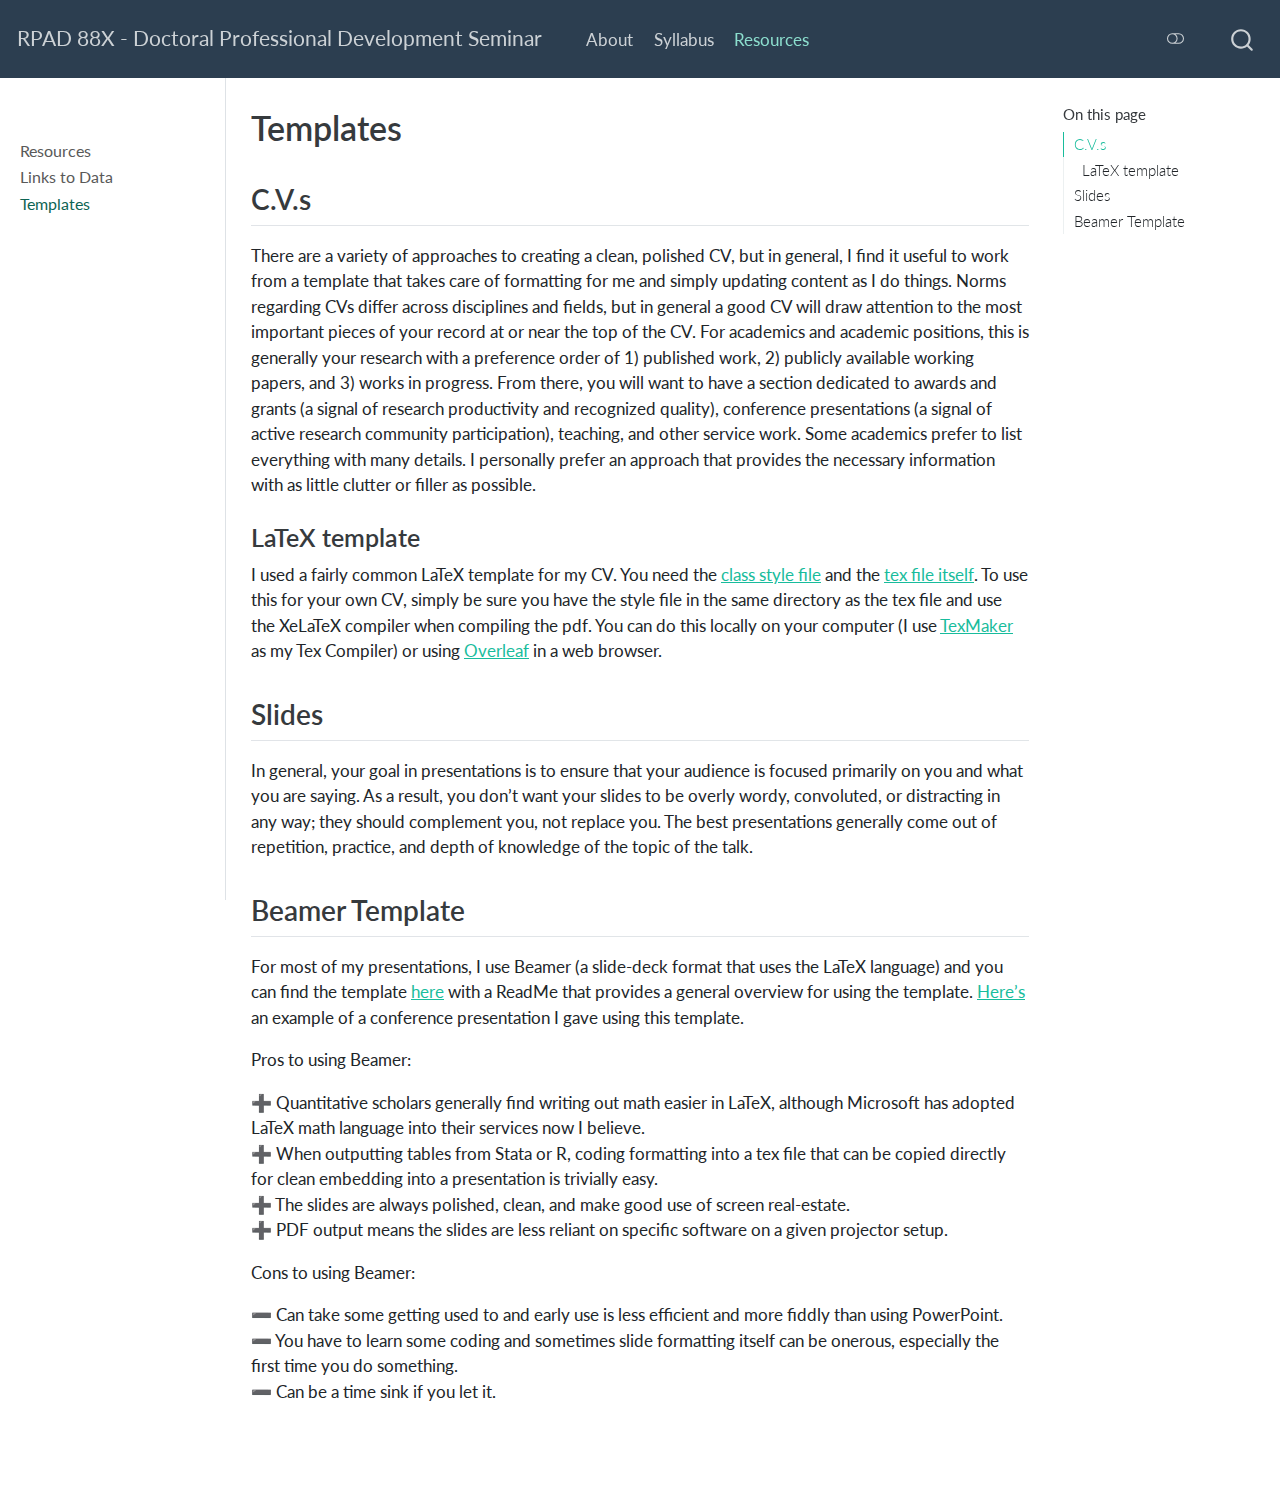
<file: docs/templates.html>
<!DOCTYPE html>
<html xmlns="http://www.w3.org/1999/xhtml" lang="en" xml:lang="en"><head>

<meta charset="utf-8">
<meta name="generator" content="quarto-1.2.269">

<meta name="viewport" content="width=device-width, initial-scale=1.0, user-scalable=yes">


<title>RPAD 88X - Doctoral Professional Development Seminar - Templates</title>
<style>
code{white-space: pre-wrap;}
span.smallcaps{font-variant: small-caps;}
div.columns{display: flex; gap: min(4vw, 1.5em);}
div.column{flex: auto; overflow-x: auto;}
div.hanging-indent{margin-left: 1.5em; text-indent: -1.5em;}
ul.task-list{list-style: none;}
ul.task-list li input[type="checkbox"] {
  width: 0.8em;
  margin: 0 0.8em 0.2em -1.6em;
  vertical-align: middle;
}
</style>


<script src="site_libs/quarto-nav/quarto-nav.js"></script>
<script src="site_libs/quarto-nav/headroom.min.js"></script>
<script src="site_libs/clipboard/clipboard.min.js"></script>
<script src="site_libs/quarto-search/autocomplete.umd.js"></script>
<script src="site_libs/quarto-search/fuse.min.js"></script>
<script src="site_libs/quarto-search/quarto-search.js"></script>
<meta name="quarto:offset" content="./">
<script src="site_libs/quarto-html/quarto.js"></script>
<script src="site_libs/quarto-html/popper.min.js"></script>
<script src="site_libs/quarto-html/tippy.umd.min.js"></script>
<script src="site_libs/quarto-html/anchor.min.js"></script>
<link href="site_libs/quarto-html/tippy.css" rel="stylesheet">
<link href="site_libs/quarto-html/quarto-syntax-highlighting.css" rel="stylesheet" class="quarto-color-scheme" id="quarto-text-highlighting-styles">
<link href="site_libs/quarto-html/quarto-syntax-highlighting-dark.css" rel="prefetch" class="quarto-color-scheme quarto-color-alternate" id="quarto-text-highlighting-styles">
<script src="site_libs/bootstrap/bootstrap.min.js"></script>
<link href="site_libs/bootstrap/bootstrap-icons.css" rel="stylesheet">
<link href="site_libs/bootstrap/bootstrap.min.css" rel="stylesheet" class="quarto-color-scheme" id="quarto-bootstrap" data-mode="light">
<link href="site_libs/bootstrap/bootstrap-dark.min.css" rel="prefetch" class="quarto-color-scheme quarto-color-alternate" id="quarto-bootstrap" data-mode="dark">
<script id="quarto-search-options" type="application/json">{
  "location": "navbar",
  "copy-button": false,
  "collapse-after": 3,
  "panel-placement": "end",
  "type": "overlay",
  "limit": 20,
  "language": {
    "search-no-results-text": "No results",
    "search-matching-documents-text": "matching documents",
    "search-copy-link-title": "Copy link to search",
    "search-hide-matches-text": "Hide additional matches",
    "search-more-match-text": "more match in this document",
    "search-more-matches-text": "more matches in this document",
    "search-clear-button-title": "Clear",
    "search-detached-cancel-button-title": "Cancel",
    "search-submit-button-title": "Submit"
  }
}</script>


<link rel="stylesheet" href="styles.css">
</head>

<body class="nav-sidebar docked nav-fixed">

<div id="quarto-search-results"></div>
  <header id="quarto-header" class="headroom fixed-top">
    <nav class="navbar navbar-expand-lg navbar-dark ">
      <div class="navbar-container container-fluid">
      <div class="navbar-brand-container">
    <a class="navbar-brand" href="./index.html">
    <span class="navbar-title">RPAD 88X - Doctoral Professional Development Seminar</span>
    </a>
  </div>
          <button class="navbar-toggler" type="button" data-bs-toggle="collapse" data-bs-target="#navbarCollapse" aria-controls="navbarCollapse" aria-expanded="false" aria-label="Toggle navigation" onclick="if (window.quartoToggleHeadroom) { window.quartoToggleHeadroom(); }">
  <span class="navbar-toggler-icon"></span>
</button>
          <div class="collapse navbar-collapse" id="navbarCollapse">
            <ul class="navbar-nav navbar-nav-scroll me-auto">
  <li class="nav-item">
    <a class="nav-link" href="./index.html">
 <span class="menu-text">About</span></a>
  </li>  
  <li class="nav-item">
    <a class="nav-link" href="./syllabus88x.html">
 <span class="menu-text">Syllabus</span></a>
  </li>  
  <li class="nav-item">
    <a class="nav-link active" href="./resources.html" aria-current="page">
 <span class="menu-text">Resources</span></a>
  </li>  
</ul>
              <div class="quarto-toggle-container">
                  <a href="" class="quarto-color-scheme-toggle nav-link" onclick="window.quartoToggleColorScheme(); return false;" title="Toggle dark mode"><i class="bi"></i></a>
              </div>
              <div id="quarto-search" class="" title="Search"></div>
          </div> <!-- /navcollapse -->
      </div> <!-- /container-fluid -->
    </nav>
  <nav class="quarto-secondary-nav" data-bs-toggle="collapse" data-bs-target="#quarto-sidebar" aria-controls="quarto-sidebar" aria-expanded="false" aria-label="Toggle sidebar navigation" onclick="if (window.quartoToggleHeadroom) { window.quartoToggleHeadroom(); }">
    <div class="container-fluid d-flex justify-content-between">
      <h1 class="quarto-secondary-nav-title">Templates</h1>
      <button type="button" class="quarto-btn-toggle btn" aria-label="Show secondary navigation">
        <i class="bi bi-chevron-right"></i>
      </button>
    </div>
  </nav>
</header>
<!-- content -->
<div id="quarto-content" class="quarto-container page-columns page-rows-contents page-layout-article page-navbar">
<!-- sidebar -->
  <nav id="quarto-sidebar" class="sidebar collapse sidebar-navigation docked overflow-auto">
      <div class="mt-2 flex-shrink-0 align-items-center">
        <div class="sidebar-search">
        <div id="quarto-search" class="" title="Search"></div>
        </div>
      </div>
    <div class="sidebar-menu-container"> 
    <ul class="list-unstyled mt-1">
        <li class="sidebar-item">
  <div class="sidebar-item-container"> 
  <a href="./resources.html" class="sidebar-item-text sidebar-link">Resources</a>
  </div>
</li>
        <li class="sidebar-item">
  <div class="sidebar-item-container"> 
  <a href="./data.html" class="sidebar-item-text sidebar-link">Links to Data</a>
  </div>
</li>
        <li class="sidebar-item">
  <div class="sidebar-item-container"> 
  <a href="./templates.html" class="sidebar-item-text sidebar-link active">Templates</a>
  </div>
</li>
    </ul>
    </div>
</nav>
<!-- margin-sidebar -->
    <div id="quarto-margin-sidebar" class="sidebar margin-sidebar">
        <nav id="TOC" role="doc-toc" class="toc-active">
    <h2 id="toc-title">On this page</h2>
   
  <ul>
  <li><a href="#c.v.s" id="toc-c.v.s" class="nav-link active" data-scroll-target="#c.v.s">C.V.s</a>
  <ul class="collapse">
  <li><a href="#latex-template" id="toc-latex-template" class="nav-link" data-scroll-target="#latex-template">LaTeX template</a></li>
  </ul></li>
  <li><a href="#slides" id="toc-slides" class="nav-link" data-scroll-target="#slides">Slides</a></li>
  <li><a href="#beamer-template" id="toc-beamer-template" class="nav-link" data-scroll-target="#beamer-template">Beamer Template</a></li>
  </ul>
</nav>
    </div>
<!-- main -->
<main class="content" id="quarto-document-content">

<header id="title-block-header" class="quarto-title-block default">
<div class="quarto-title">
<h1 class="title d-none d-lg-block">Templates</h1>
</div>



<div class="quarto-title-meta">

    
  
    
  </div>
  

</header>

<section id="c.v.s" class="level2">
<h2 class="anchored" data-anchor-id="c.v.s">C.V.s</h2>
<p>There are a variety of approaches to creating a clean, polished CV, but in general, I find it useful to work from a template that takes care of formatting for me and simply updating content as I do things. Norms regarding CVs differ across disciplines and fields, but in general a good CV will draw attention to the most important pieces of your record at or near the top of the CV. For academics and academic positions, this is generally your research with a preference order of 1) published work, 2) publicly available working papers, and 3) works in progress. From there, you will want to have a section dedicated to awards and grants (a signal of research productivity and recognized quality), conference presentations (a signal of active research community participation), teaching, and other service work. Some academics prefer to list everything with many details. I personally prefer an approach that provides the necessary information with as little clutter or filler as possible.</p>
<section id="latex-template" class="level3">
<h3 class="anchored" data-anchor-id="latex-template">LaTeX template</h3>
<p>I used a fairly common LaTeX template for my CV. You need the <a href="res.cls">class style file</a> and the <a href="stevebholt_cv.tex">tex file itself</a>. To use this for your own CV, simply be sure you have the style file in the same directory as the tex file and use the XeLaTeX compiler when compiling the pdf. You can do this locally on your computer (I use <a href="https://www.xm1math.net/texmaker/">TexMaker</a> as my Tex Compiler) or using <a href="https://www.overleaf.com/">Overleaf</a> in a web browser.</p>
</section>
</section>
<section id="slides" class="level2">
<h2 class="anchored" data-anchor-id="slides">Slides</h2>
<p>In general, your goal in presentations is to ensure that your audience is focused primarily on you and what you are saying. As a result, you don’t want your slides to be overly wordy, convoluted, or distracting in any way; they should complement you, not replace you. The best presentations generally come out of repetition, practice, and depth of knowledge of the topic of the talk.</p>
</section>
<section id="beamer-template" class="level2">
<h2 class="anchored" data-anchor-id="beamer-template">Beamer Template</h2>
<p>For most of my presentations, I use Beamer (a slide-deck format that uses the LaTeX language) and you can find the template <a href="https://github.com/stevebholt/rock_college_slides">here</a> with a ReadMe that provides a general overview for using the template. <a href="aefp_slides.pdf">Here’s</a> an example of a conference presentation I gave using this template.</p>
<p>Pros to using Beamer:</p>
<p>➕ Quantitative scholars generally find writing out math easier in LaTeX, although Microsoft has adopted LaTeX math language into their services now I believe.<br>
➕ When outputting tables from Stata or R, coding formatting into a tex file that can be copied directly for clean embedding into a presentation is trivially easy.<br>
➕ The slides are always polished, clean, and make good use of screen real-estate.<br>
➕ PDF output means the slides are less reliant on specific software on a given projector setup.</p>
<p>Cons to using Beamer:</p>
<p>➖ Can take some getting used to and early use is less efficient and more fiddly than using PowerPoint.<br>
➖ You have to learn some coding and sometimes slide formatting itself can be onerous, especially the first time you do something.<br>
➖ Can be a time sink if you let it.</p>


</section>

</main> <!-- /main -->
<script id="quarto-html-after-body" type="application/javascript">
window.document.addEventListener("DOMContentLoaded", function (event) {
  const toggleBodyColorMode = (bsSheetEl) => {
    const mode = bsSheetEl.getAttribute("data-mode");
    const bodyEl = window.document.querySelector("body");
    if (mode === "dark") {
      bodyEl.classList.add("quarto-dark");
      bodyEl.classList.remove("quarto-light");
    } else {
      bodyEl.classList.add("quarto-light");
      bodyEl.classList.remove("quarto-dark");
    }
  }
  const toggleBodyColorPrimary = () => {
    const bsSheetEl = window.document.querySelector("link#quarto-bootstrap");
    if (bsSheetEl) {
      toggleBodyColorMode(bsSheetEl);
    }
  }
  toggleBodyColorPrimary();  
  const disableStylesheet = (stylesheets) => {
    for (let i=0; i < stylesheets.length; i++) {
      const stylesheet = stylesheets[i];
      stylesheet.rel = 'prefetch';
    }
  }
  const enableStylesheet = (stylesheets) => {
    for (let i=0; i < stylesheets.length; i++) {
      const stylesheet = stylesheets[i];
      stylesheet.rel = 'stylesheet';
    }
  }
  const manageTransitions = (selector, allowTransitions) => {
    const els = window.document.querySelectorAll(selector);
    for (let i=0; i < els.length; i++) {
      const el = els[i];
      if (allowTransitions) {
        el.classList.remove('notransition');
      } else {
        el.classList.add('notransition');
      }
    }
  }
  const toggleColorMode = (alternate) => {
    // Switch the stylesheets
    const alternateStylesheets = window.document.querySelectorAll('link.quarto-color-scheme.quarto-color-alternate');
    manageTransitions('#quarto-margin-sidebar .nav-link', false);
    if (alternate) {
      enableStylesheet(alternateStylesheets);
      for (const sheetNode of alternateStylesheets) {
        if (sheetNode.id === "quarto-bootstrap") {
          toggleBodyColorMode(sheetNode);
        }
      }
    } else {
      disableStylesheet(alternateStylesheets);
      toggleBodyColorPrimary();
    }
    manageTransitions('#quarto-margin-sidebar .nav-link', true);
    // Switch the toggles
    const toggles = window.document.querySelectorAll('.quarto-color-scheme-toggle');
    for (let i=0; i < toggles.length; i++) {
      const toggle = toggles[i];
      if (toggle) {
        if (alternate) {
          toggle.classList.add("alternate");     
        } else {
          toggle.classList.remove("alternate");
        }
      }
    }
    // Hack to workaround the fact that safari doesn't
    // properly recolor the scrollbar when toggling (#1455)
    if (navigator.userAgent.indexOf('Safari') > 0 && navigator.userAgent.indexOf('Chrome') == -1) {
      manageTransitions("body", false);
      window.scrollTo(0, 1);
      setTimeout(() => {
        window.scrollTo(0, 0);
        manageTransitions("body", true);
      }, 40);  
    }
  }
  const isFileUrl = () => { 
    return window.location.protocol === 'file:';
  }
  const hasAlternateSentinel = () => {  
    let styleSentinel = getColorSchemeSentinel();
    if (styleSentinel !== null) {
      return styleSentinel === "alternate";
    } else {
      return false;
    }
  }
  const setStyleSentinel = (alternate) => {
    const value = alternate ? "alternate" : "default";
    if (!isFileUrl()) {
      window.localStorage.setItem("quarto-color-scheme", value);
    } else {
      localAlternateSentinel = value;
    }
  }
  const getColorSchemeSentinel = () => {
    if (!isFileUrl()) {
      const storageValue = window.localStorage.getItem("quarto-color-scheme");
      return storageValue != null ? storageValue : localAlternateSentinel;
    } else {
      return localAlternateSentinel;
    }
  }
  let localAlternateSentinel = 'default';
  // Dark / light mode switch
  window.quartoToggleColorScheme = () => {
    // Read the current dark / light value 
    let toAlternate = !hasAlternateSentinel();
    toggleColorMode(toAlternate);
    setStyleSentinel(toAlternate);
  };
  // Ensure there is a toggle, if there isn't float one in the top right
  if (window.document.querySelector('.quarto-color-scheme-toggle') === null) {
    const a = window.document.createElement('a');
    a.classList.add('top-right');
    a.classList.add('quarto-color-scheme-toggle');
    a.href = "";
    a.onclick = function() { try { window.quartoToggleColorScheme(); } catch {} return false; };
    const i = window.document.createElement("i");
    i.classList.add('bi');
    a.appendChild(i);
    window.document.body.appendChild(a);
  }
  // Switch to dark mode if need be
  if (hasAlternateSentinel()) {
    toggleColorMode(true);
  } else {
    toggleColorMode(false);
  }
  const icon = "";
  const anchorJS = new window.AnchorJS();
  anchorJS.options = {
    placement: 'right',
    icon: icon
  };
  anchorJS.add('.anchored');
  const clipboard = new window.ClipboardJS('.code-copy-button', {
    target: function(trigger) {
      return trigger.previousElementSibling;
    }
  });
  clipboard.on('success', function(e) {
    // button target
    const button = e.trigger;
    // don't keep focus
    button.blur();
    // flash "checked"
    button.classList.add('code-copy-button-checked');
    var currentTitle = button.getAttribute("title");
    button.setAttribute("title", "Copied!");
    let tooltip;
    if (window.bootstrap) {
      button.setAttribute("data-bs-toggle", "tooltip");
      button.setAttribute("data-bs-placement", "left");
      button.setAttribute("data-bs-title", "Copied!");
      tooltip = new bootstrap.Tooltip(button, 
        { trigger: "manual", 
          customClass: "code-copy-button-tooltip",
          offset: [0, -8]});
      tooltip.show();    
    }
    setTimeout(function() {
      if (tooltip) {
        tooltip.hide();
        button.removeAttribute("data-bs-title");
        button.removeAttribute("data-bs-toggle");
        button.removeAttribute("data-bs-placement");
      }
      button.setAttribute("title", currentTitle);
      button.classList.remove('code-copy-button-checked');
    }, 1000);
    // clear code selection
    e.clearSelection();
  });
  function tippyHover(el, contentFn) {
    const config = {
      allowHTML: true,
      content: contentFn,
      maxWidth: 500,
      delay: 100,
      arrow: false,
      appendTo: function(el) {
          return el.parentElement;
      },
      interactive: true,
      interactiveBorder: 10,
      theme: 'quarto',
      placement: 'bottom-start'
    };
    window.tippy(el, config); 
  }
  const noterefs = window.document.querySelectorAll('a[role="doc-noteref"]');
  for (var i=0; i<noterefs.length; i++) {
    const ref = noterefs[i];
    tippyHover(ref, function() {
      // use id or data attribute instead here
      let href = ref.getAttribute('data-footnote-href') || ref.getAttribute('href');
      try { href = new URL(href).hash; } catch {}
      const id = href.replace(/^#\/?/, "");
      const note = window.document.getElementById(id);
      return note.innerHTML;
    });
  }
  const findCites = (el) => {
    const parentEl = el.parentElement;
    if (parentEl) {
      const cites = parentEl.dataset.cites;
      if (cites) {
        return {
          el,
          cites: cites.split(' ')
        };
      } else {
        return findCites(el.parentElement)
      }
    } else {
      return undefined;
    }
  };
  var bibliorefs = window.document.querySelectorAll('a[role="doc-biblioref"]');
  for (var i=0; i<bibliorefs.length; i++) {
    const ref = bibliorefs[i];
    const citeInfo = findCites(ref);
    if (citeInfo) {
      tippyHover(citeInfo.el, function() {
        var popup = window.document.createElement('div');
        citeInfo.cites.forEach(function(cite) {
          var citeDiv = window.document.createElement('div');
          citeDiv.classList.add('hanging-indent');
          citeDiv.classList.add('csl-entry');
          var biblioDiv = window.document.getElementById('ref-' + cite);
          if (biblioDiv) {
            citeDiv.innerHTML = biblioDiv.innerHTML;
          }
          popup.appendChild(citeDiv);
        });
        return popup.innerHTML;
      });
    }
  }
});
</script>
</div> <!-- /content -->



</body></html>
</file>
<file: docs/site_libs/quarto-html/tippy.css>
.tippy-box[data-animation=fade][data-state=hidden]{opacity:0}[data-tippy-root]{max-width:calc(100vw - 10px)}.tippy-box{position:relative;background-color:#333;color:#fff;border-radius:4px;font-size:14px;line-height:1.4;white-space:normal;outline:0;transition-property:transform,visibility,opacity}.tippy-box[data-placement^=top]>.tippy-arrow{bottom:0}.tippy-box[data-placement^=top]>.tippy-arrow:before{bottom:-7px;left:0;border-width:8px 8px 0;border-top-color:initial;transform-origin:center top}.tippy-box[data-placement^=bottom]>.tippy-arrow{top:0}.tippy-box[data-placement^=bottom]>.tippy-arrow:before{top:-7px;left:0;border-width:0 8px 8px;border-bottom-color:initial;transform-origin:center bottom}.tippy-box[data-placement^=left]>.tippy-arrow{right:0}.tippy-box[data-placement^=left]>.tippy-arrow:before{border-width:8px 0 8px 8px;border-left-color:initial;right:-7px;transform-origin:center left}.tippy-box[data-placement^=right]>.tippy-arrow{left:0}.tippy-box[data-placement^=right]>.tippy-arrow:before{left:-7px;border-width:8px 8px 8px 0;border-right-color:initial;transform-origin:center right}.tippy-box[data-inertia][data-state=visible]{transition-timing-function:cubic-bezier(.54,1.5,.38,1.11)}.tippy-arrow{width:16px;height:16px;color:#333}.tippy-arrow:before{content:"";position:absolute;border-color:transparent;border-style:solid}.tippy-content{position:relative;padding:5px 9px;z-index:1}
</file>
<file: docs/site_libs/quarto-html/quarto-syntax-highlighting.css>
/* quarto syntax highlight colors */
:root {
  --quarto-hl-ot-color: #003B4F;
  --quarto-hl-at-color: #657422;
  --quarto-hl-ss-color: #20794D;
  --quarto-hl-an-color: #5E5E5E;
  --quarto-hl-fu-color: #4758AB;
  --quarto-hl-st-color: #20794D;
  --quarto-hl-cf-color: #003B4F;
  --quarto-hl-op-color: #5E5E5E;
  --quarto-hl-er-color: #AD0000;
  --quarto-hl-bn-color: #AD0000;
  --quarto-hl-al-color: #AD0000;
  --quarto-hl-va-color: #111111;
  --quarto-hl-bu-color: inherit;
  --quarto-hl-ex-color: inherit;
  --quarto-hl-pp-color: #AD0000;
  --quarto-hl-in-color: #5E5E5E;
  --quarto-hl-vs-color: #20794D;
  --quarto-hl-wa-color: #5E5E5E;
  --quarto-hl-do-color: #5E5E5E;
  --quarto-hl-im-color: #00769E;
  --quarto-hl-ch-color: #20794D;
  --quarto-hl-dt-color: #AD0000;
  --quarto-hl-fl-color: #AD0000;
  --quarto-hl-co-color: #5E5E5E;
  --quarto-hl-cv-color: #5E5E5E;
  --quarto-hl-cn-color: #8f5902;
  --quarto-hl-sc-color: #5E5E5E;
  --quarto-hl-dv-color: #AD0000;
  --quarto-hl-kw-color: #003B4F;
}

/* other quarto variables */
:root {
  --quarto-font-monospace: SFMono-Regular, Menlo, Monaco, Consolas, "Liberation Mono", "Courier New", monospace;
}

pre > code.sourceCode > span {
  color: #003B4F;
}

code span {
  color: #003B4F;
}

code.sourceCode > span {
  color: #003B4F;
}

div.sourceCode,
div.sourceCode pre.sourceCode {
  color: #003B4F;
}

code span.ot {
  color: #003B4F;
  font-style: inherit;
}

code span.at {
  color: #657422;
  font-style: inherit;
}

code span.ss {
  color: #20794D;
  font-style: inherit;
}

code span.an {
  color: #5E5E5E;
  font-style: inherit;
}

code span.fu {
  color: #4758AB;
  font-style: inherit;
}

code span.st {
  color: #20794D;
  font-style: inherit;
}

code span.cf {
  color: #003B4F;
  font-style: inherit;
}

code span.op {
  color: #5E5E5E;
  font-style: inherit;
}

code span.er {
  color: #AD0000;
  font-style: inherit;
}

code span.bn {
  color: #AD0000;
  font-style: inherit;
}

code span.al {
  color: #AD0000;
  font-style: inherit;
}

code span.va {
  color: #111111;
  font-style: inherit;
}

code span.bu {
  font-style: inherit;
}

code span.ex {
  font-style: inherit;
}

code span.pp {
  color: #AD0000;
  font-style: inherit;
}

code span.in {
  color: #5E5E5E;
  font-style: inherit;
}

code span.vs {
  color: #20794D;
  font-style: inherit;
}

code span.wa {
  color: #5E5E5E;
  font-style: italic;
}

code span.do {
  color: #5E5E5E;
  font-style: italic;
}

code span.im {
  color: #00769E;
  font-style: inherit;
}

code span.ch {
  color: #20794D;
  font-style: inherit;
}

code span.dt {
  color: #AD0000;
  font-style: inherit;
}

code span.fl {
  color: #AD0000;
  font-style: inherit;
}

code span.co {
  color: #5E5E5E;
  font-style: inherit;
}

code span.cv {
  color: #5E5E5E;
  font-style: italic;
}

code span.cn {
  color: #8f5902;
  font-style: inherit;
}

code span.sc {
  color: #5E5E5E;
  font-style: inherit;
}

code span.dv {
  color: #AD0000;
  font-style: inherit;
}

code span.kw {
  color: #003B4F;
  font-style: inherit;
}

.prevent-inlining {
  content: "</";
}

/*# sourceMappingURL=debc5d5d77c3f9108843748ff7464032.css.map */
</file>
<file: docs/site_libs/quarto-html/quarto-syntax-highlighting-dark.css>
/* quarto syntax highlight colors */
:root {
  --quarto-hl-al-color: #f07178;
  --quarto-hl-an-color: #d4d0ab;
  --quarto-hl-at-color: #00e0e0;
  --quarto-hl-bn-color: #d4d0ab;
  --quarto-hl-bu-color: #abe338;
  --quarto-hl-ch-color: #abe338;
  --quarto-hl-co-color: #f8f8f2;
  --quarto-hl-cv-color: #ffd700;
  --quarto-hl-cn-color: #ffd700;
  --quarto-hl-cf-color: #ffa07a;
  --quarto-hl-dt-color: #ffa07a;
  --quarto-hl-dv-color: #d4d0ab;
  --quarto-hl-do-color: #f8f8f2;
  --quarto-hl-er-color: #f07178;
  --quarto-hl-ex-color: #00e0e0;
  --quarto-hl-fl-color: #d4d0ab;
  --quarto-hl-fu-color: #ffa07a;
  --quarto-hl-im-color: #abe338;
  --quarto-hl-in-color: #d4d0ab;
  --quarto-hl-kw-color: #ffa07a;
  --quarto-hl-op-color: #ffa07a;
  --quarto-hl-ot-color: #00e0e0;
  --quarto-hl-pp-color: #dcc6e0;
  --quarto-hl-re-color: #00e0e0;
  --quarto-hl-sc-color: #abe338;
  --quarto-hl-ss-color: #abe338;
  --quarto-hl-st-color: #abe338;
  --quarto-hl-va-color: #00e0e0;
  --quarto-hl-vs-color: #abe338;
  --quarto-hl-wa-color: #dcc6e0;
}

/* other quarto variables */
:root {
  --quarto-font-monospace: SFMono-Regular, Menlo, Monaco, Consolas, "Liberation Mono", "Courier New", monospace;
}

code span.al {
  background-color: #2a0f15;
  font-weight: bold;
  color: #f07178;
}

code span.an {
  color: #d4d0ab;
}

code span.at {
  color: #00e0e0;
}

code span.bn {
  color: #d4d0ab;
}

code span.bu {
  color: #abe338;
}

code span.ch {
  color: #abe338;
}

code span.co {
  font-style: italic;
  color: #f8f8f2;
}

code span.cv {
  color: #ffd700;
}

code span.cn {
  color: #ffd700;
}

code span.cf {
  font-weight: bold;
  color: #ffa07a;
}

code span.dt {
  color: #ffa07a;
}

code span.dv {
  color: #d4d0ab;
}

code span.do {
  color: #f8f8f2;
}

code span.er {
  color: #f07178;
  text-decoration: underline;
}

code span.ex {
  font-weight: bold;
  color: #00e0e0;
}

code span.fl {
  color: #d4d0ab;
}

code span.fu {
  color: #ffa07a;
}

code span.im {
  color: #abe338;
}

code span.in {
  color: #d4d0ab;
}

code span.kw {
  font-weight: bold;
  color: #ffa07a;
}

pre > code.sourceCode > span {
  color: #f8f8f2;
}

code span {
  color: #f8f8f2;
}

code.sourceCode > span {
  color: #f8f8f2;
}

div.sourceCode,
div.sourceCode pre.sourceCode {
  color: #f8f8f2;
}

code span.op {
  color: #ffa07a;
}

code span.ot {
  color: #00e0e0;
}

code span.pp {
  color: #dcc6e0;
}

code span.re {
  background-color: #f8f8f2;
  color: #00e0e0;
}

code span.sc {
  color: #abe338;
}

code span.ss {
  color: #abe338;
}

code span.st {
  color: #abe338;
}

code span.va {
  color: #00e0e0;
}

code span.vs {
  color: #abe338;
}

code span.wa {
  color: #dcc6e0;
}

.prevent-inlining {
  content: "</";
}

/*# sourceMappingURL=935a306eefa94366c21e1a970dddb765.css.map */
</file>
<file: docs/styles.css>
/* css styles */
</file>
